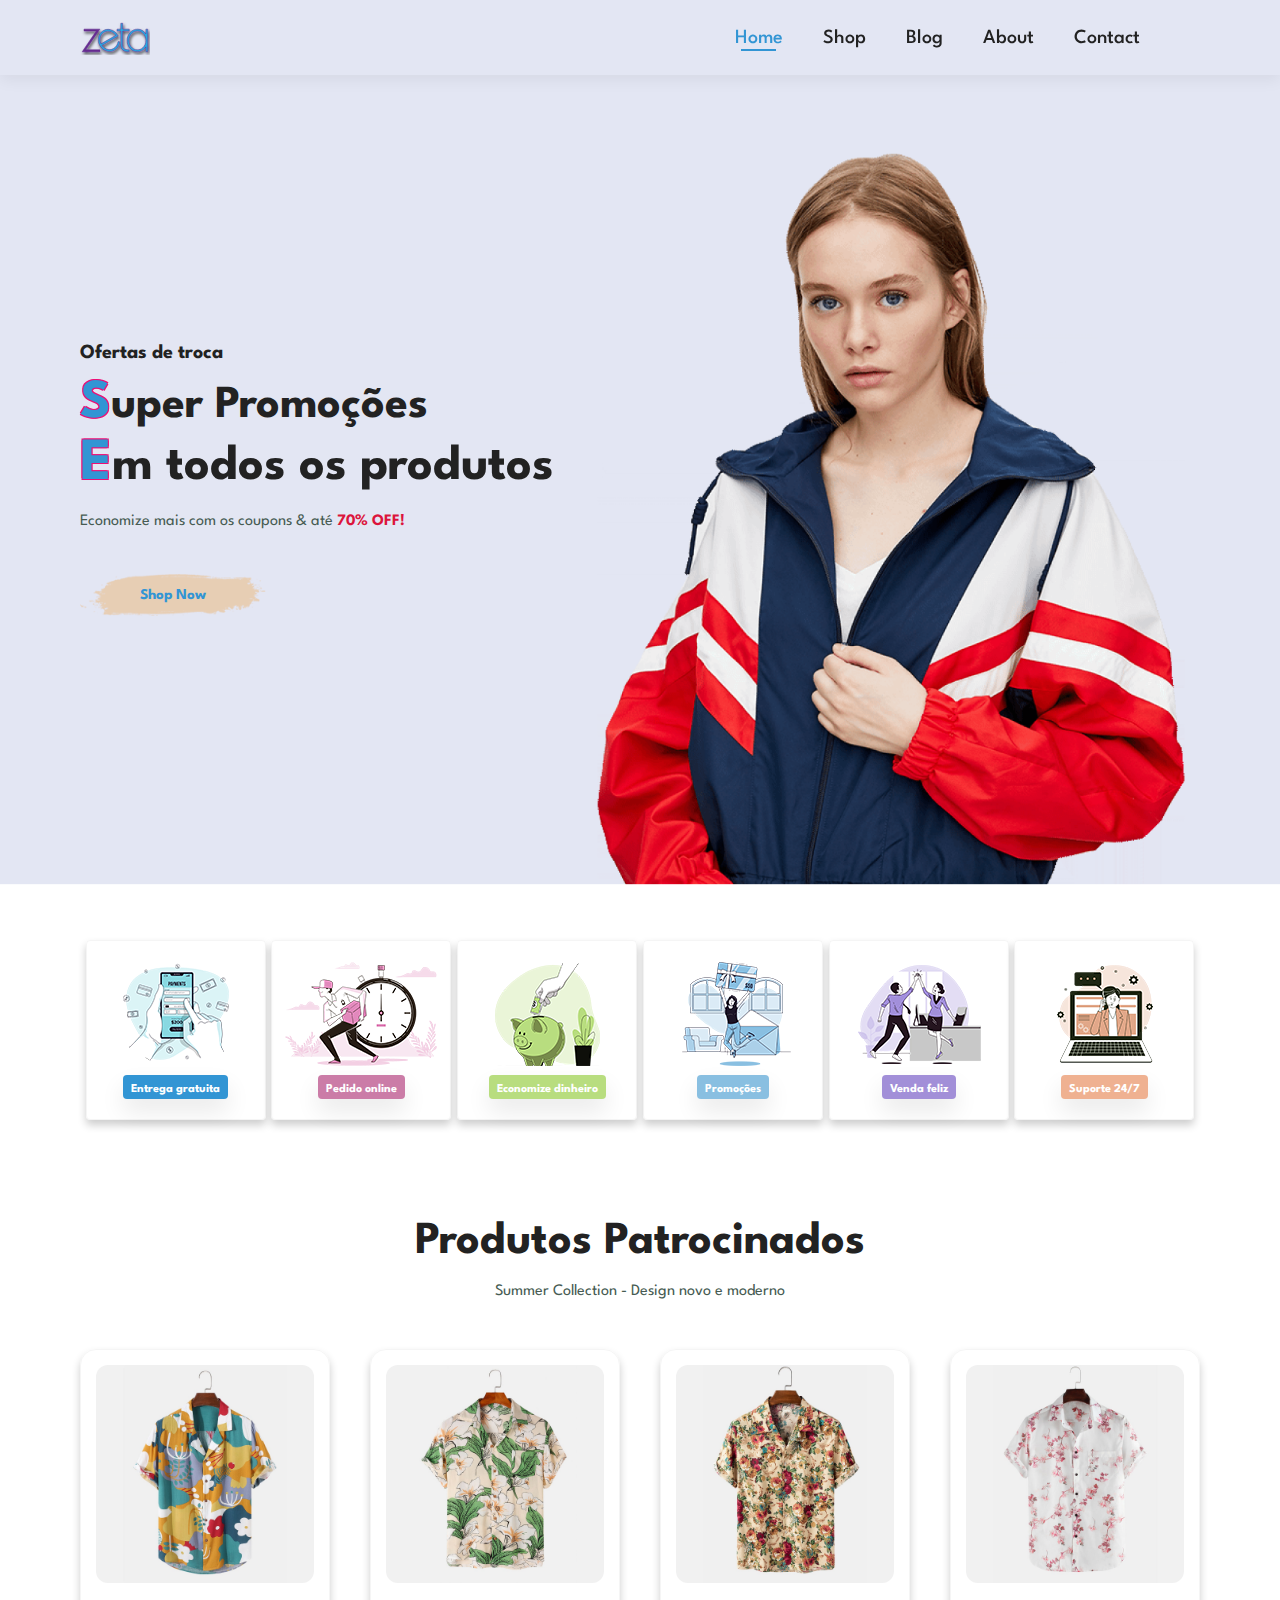
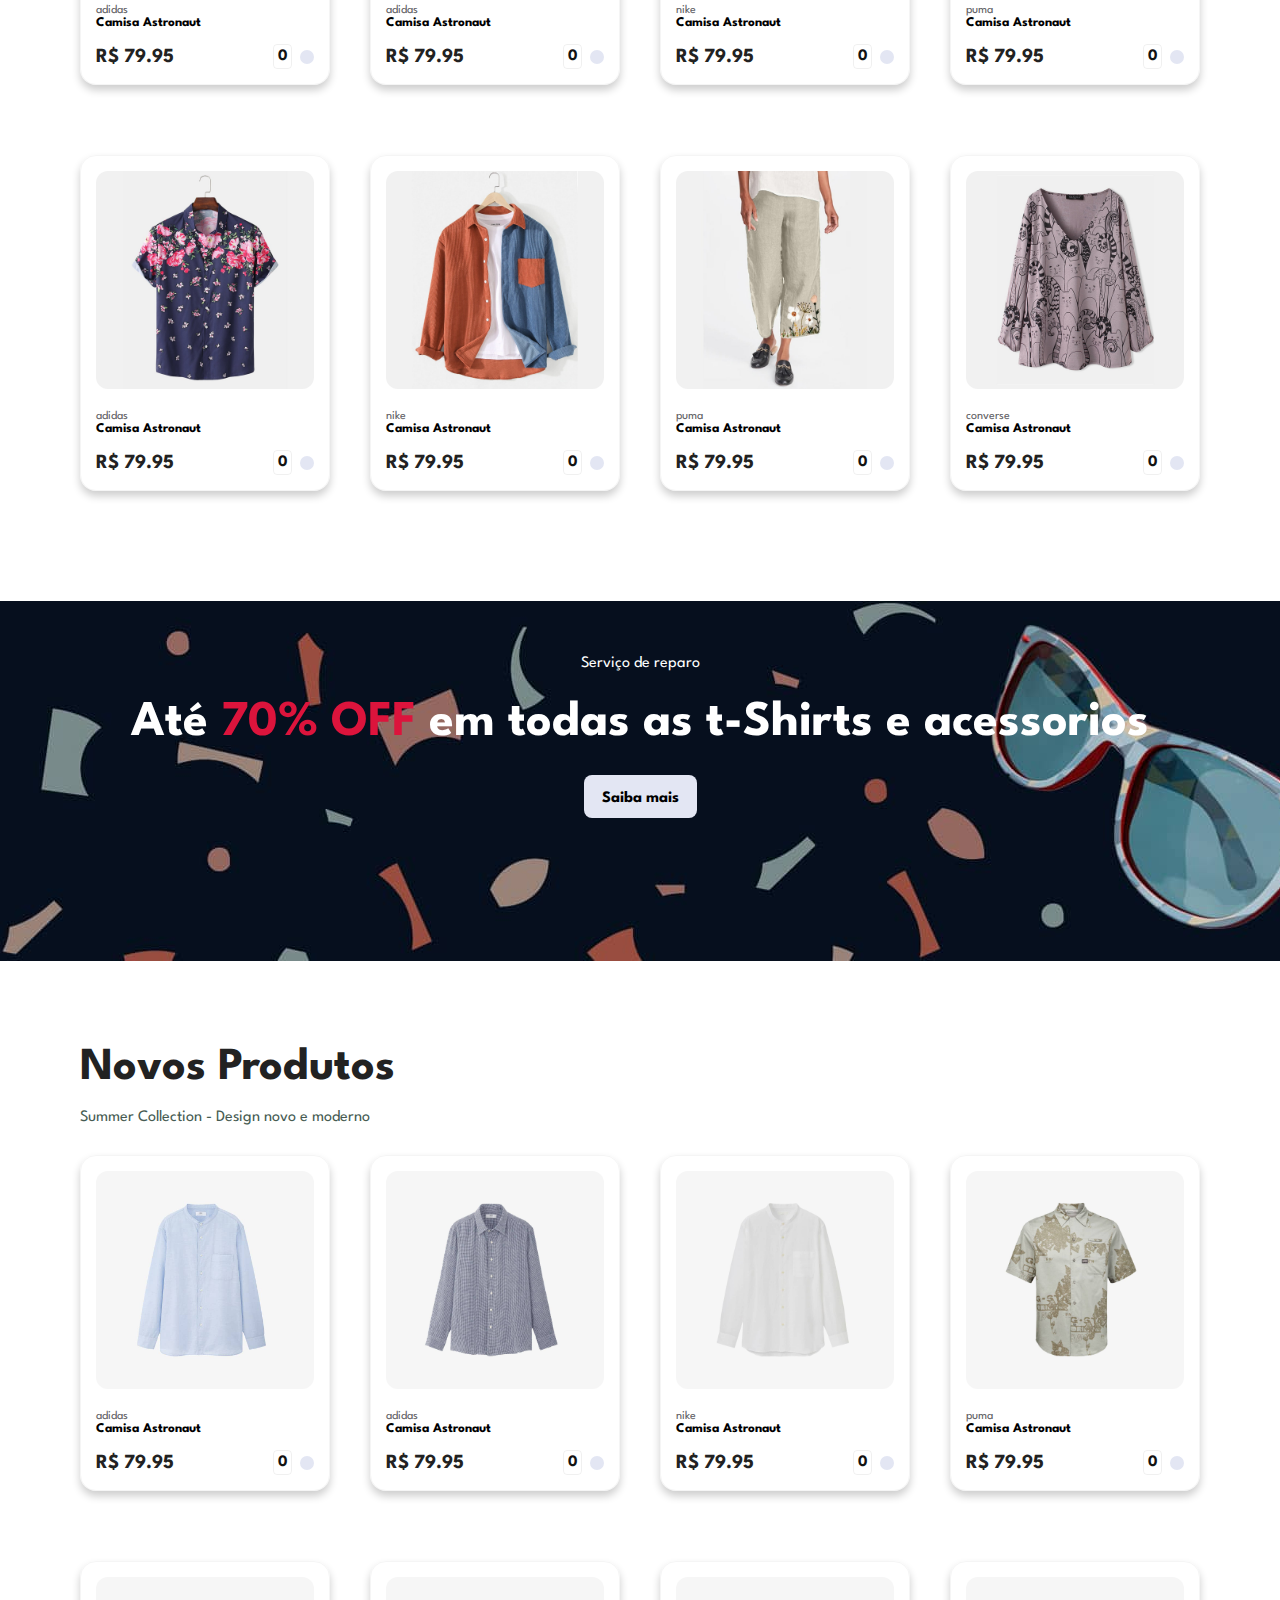
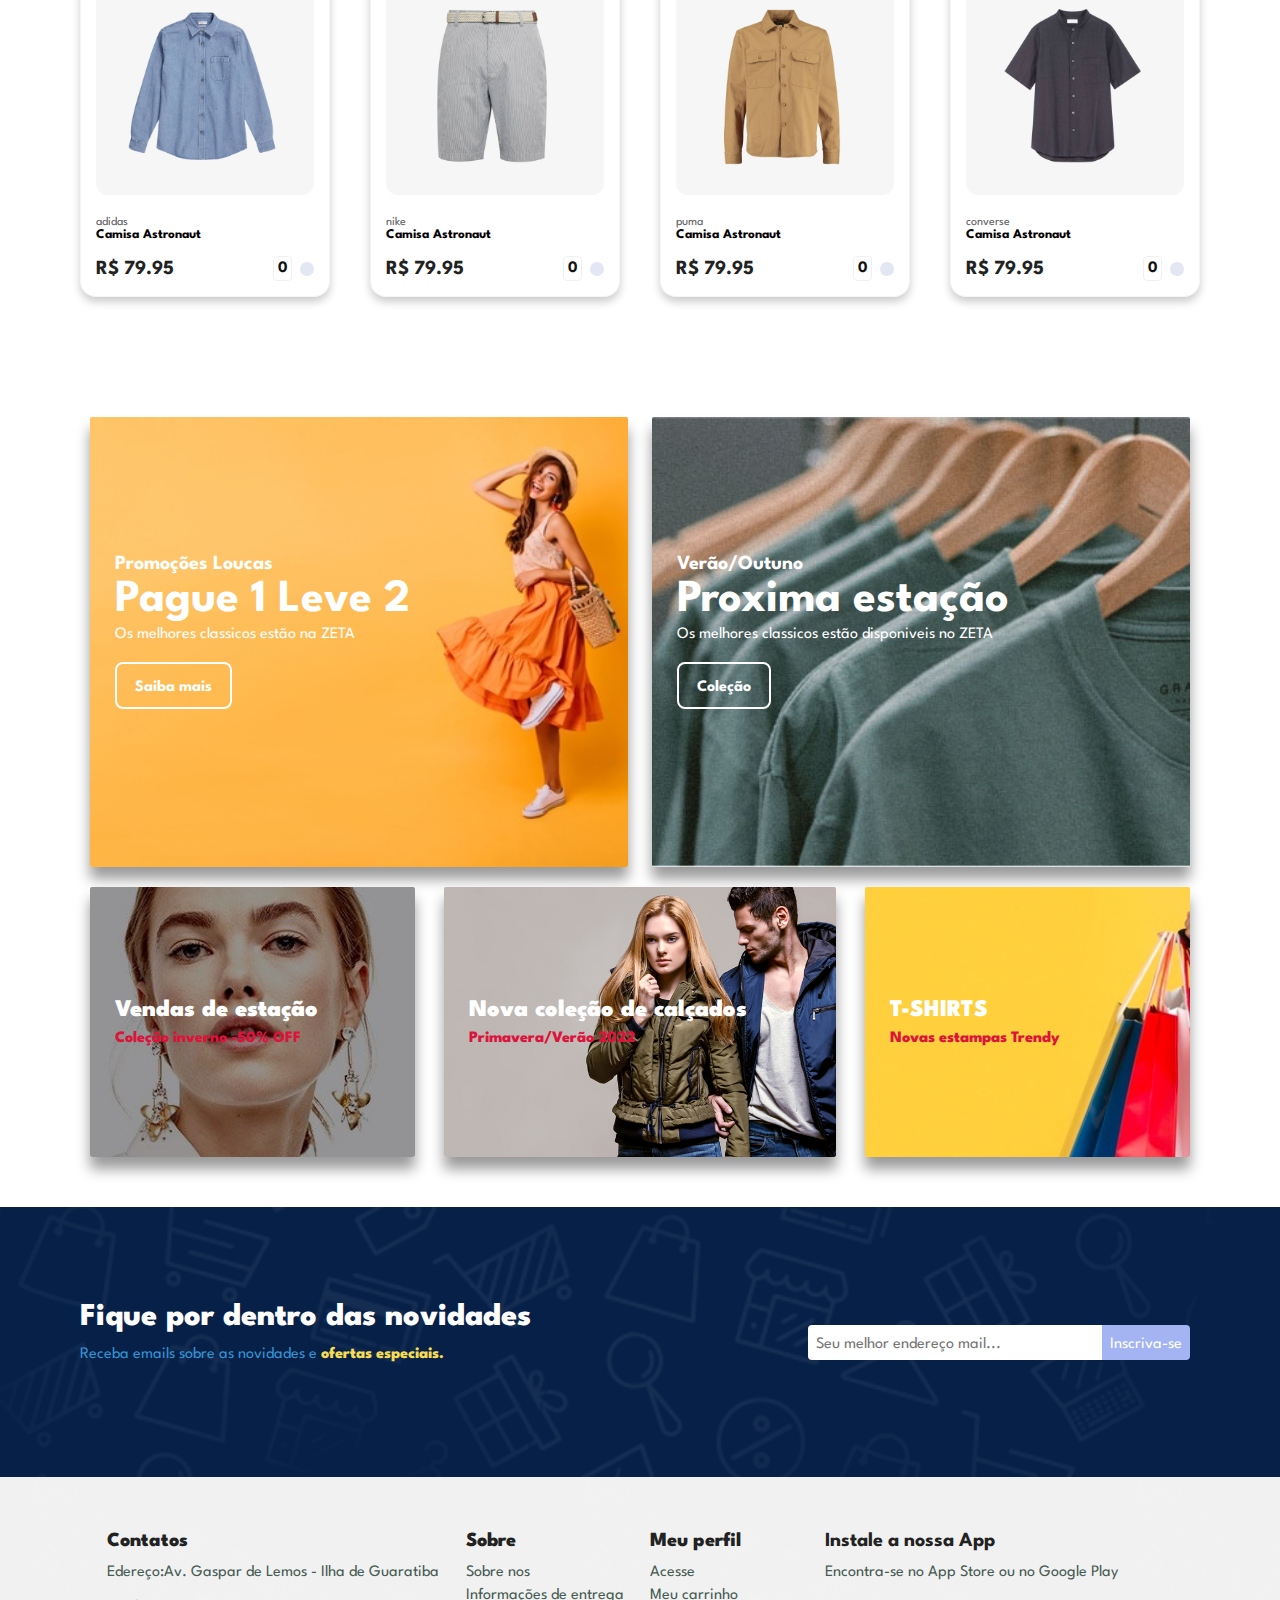
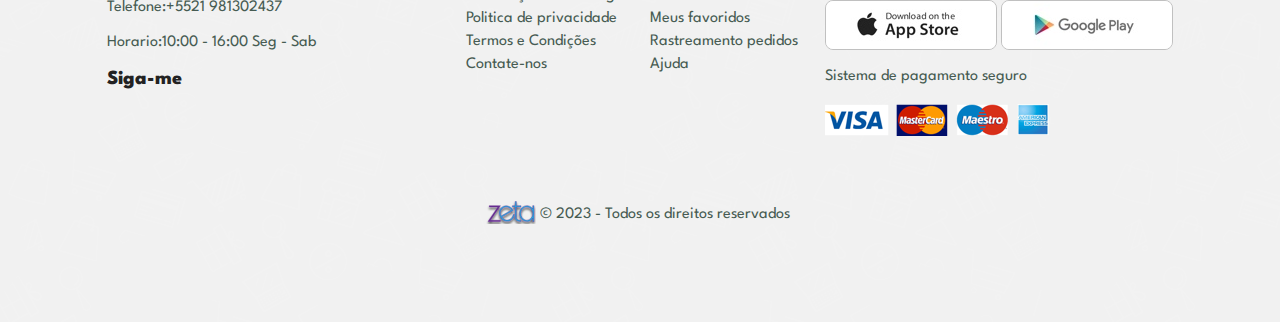
<file: index.html>
<!DOCTYPE html>
<html lang="en">
   <head>
      <meta charset="UTF-8" />
      <meta http-equiv="X-UA-Compatible" content="IE=edge" />
      <meta name="viewport" content="width=device-width, initial-scale=1.0" />
      <link
         rel="shortcut icon"
         href="assets/img/favicon.ico"
         type="image/x-icon"
      />
      <title>zFashion - home</title>
      <link
         rel="stylesheet"
         href="https://cdnjs.cloudflare.com/ajax/libs/font-awesome/6.0.0-beta2/css/all.min.css"
         integrity="sha512-YWzhKL2whUzgiheMoBFwW8CKV4qpHQAEuvilg9FAn5VJUDwKZZxkJNuGM4XkWuk94WCrrwslk8yWNGmY1EduTA=="
         crossorigin="anonymous"
         referrerpolicy="no-referrer"
      />
      <link rel="stylesheet" href="src/style.css" />
   </head>
   <body>
      <nav id="header">
         <a href="#"><div class="logo"></div></a>
         <div>
            <ul id="navbar">
               <li><a class="active" href="index.html">Home</a></li>
               <li><a href="shop.html">Shop</a></li>
               <li><a href="blog.html">Blog</a></li>
               <li><a href="about.html">About</a></li>
               <li><a href="contact.html">Contact</a></li>
               <li id="lg-bag">
                  <a href="cart.html"
                     ><i class="fa-solid fa-bag-shopping"></i
                  ></a>
                  <div id="cartAmount" class="cartAmount shown">0</div>
               </li>
               <a href="#" id="close"><i class="fas fa-times"></i></a>
            </ul>
         </div>
         <div id="mobile">
            <div class="mobileCartAmount">
               <a href="cart.html"><i class="fa-solid fa-bag-shopping"></i></a>
               <div id="mobileCartAmount" class="cartAmount shown">0</div>
            </div>
            <i id="bar" class="fas fa-outdent"></i>
         </div>
      </nav>
      <section id="hero">
         <h4>Ofertas de troca</h4>
         <h2>Super Promoções</h2>
         <h1>Em todos os produtos</h1>
         <p>Economize mais com os coupons & até <span>70% OFF!</span></p>
         <button>Shop Now</button>
      </section>
      <section id="feature" class="section-p1">
         <div class="fe-box">
            <img src="assets/img/features/f1.png" alt="free shipping" />
            <h6>Entrega gratuita</h6>
         </div>
         <div class="fe-box">
            <img src="assets/img/features/f2.png" alt="free shipping" />
            <h6>Pedido online</h6>
         </div>
         <div class="fe-box">
            <img src="assets/img/features/f3.png" alt="free shipping" />
            <h6>Economize dinheiro</h6>
         </div>
         <div class="fe-box">
            <img src="assets/img/features/f4.png" alt="free shipping" />
            <h6>Promoções</h6>
         </div>
         <div class="fe-box">
            <img src="assets/img/features/f5.png" alt="free shipping" />
            <h6>Venda feliz</h6>
         </div>
         <div class="fe-box">
            <img src="assets/img/features/f6.png" alt="free shipping" />
            <h6>Suporte 24/7</h6>
         </div>
      </section>
      <section id="product1" class="section-p1">
         <h2>Produtos Patrocinados</h2>
         <p>Summer Collection - Design novo e moderno</p>
         <div id="produtos-destaque" class="pro-container"></div>
      </section>
      <section id="banner" class="section-m1">
         <div class="banner">
            <p>Serviço de reparo</p>
            <h1>Até <span>70% OFF</span> em todas as t-Shirts e acessorios</h1>
            <button>Saiba mais</button>
         </div>
      </section>
      <section id="product2" class="section-p1">
         <h2>Novos Produtos</h2>
         <p>Summer Collection - Design novo e moderno</p>
         <div id="produtos-novos" class="pro-container"></div>
      </section>
      <section id="sm-banner" class="section-p1">
         <div class="banner-box">
            <h4>Promoções Loucas</h4>
            <h2>Pague 1 Leve 2</h2>
            <span>Os melhores classicos estão na ZETA</span>
            <button>Saiba mais</button>
         </div>
         <div class="banner-box">
            <h4>Verão/Outuno</h4>
            <h2>Proxima estação</h2>
            <span>Os melhores classicos estão disponiveis no ZETA</span>
            <button>Coleção</button>
         </div>
         <div class="banner-box">
            <h3>Vendas de estação</h3>
            <span>Coleção inverno -50% OFF</span>
         </div>
         <div class="banner-box">
            <h3>Nova coleção de calçados</h3>
            <span>Primavera/Verão 2022</span>
         </div>
         <div class="banner-box">
            <h3>T-SHIRTS</h3>
            <span>Novas estampas Trendy</span>
         </div>
      </section>
      <section id="newsletter">
         <div class="newsletter-container">
            <div>
               <h3>Fique por dentro das novidades</h3>
               <p>
                  Receba emails sobre as novidades e
                  <span>ofertas especiais.</span>
               </p>
            </div>
            <div class="form">
               <input
                  type="email"
                  name="email"
                  id="newsletter_mail"
                  placeholder="Seu melhor endereço mail..."
                  autocomplete="off"
               />
               <button>Inscriva-se</button>
            </div>
         </div>
      </section>
      <section id="footer" class="section-p1">
         <div class="footer_container">
            <div class="contact">
               <h4>Contatos</h4>
               <p>
                  <span>Edereço:</span>Av. Gaspar de Lemos - Ilha de Guaratiba
               </p>
               <p><span>Telefone:</span>+5521 981302437</p>
               <p><span>Horario:</span>10:00 - 16:00 Seg - Sab</p>
               <h4>Siga-me</h4>
               <ul class="social_footer">
                  <li>
                     <a href=""><i class="fa-brands fa-instagram"></i></a>
                  </li>
                  <li>
                     <a href=""><i class="fa-brands fa-github"></i></a>
                  </li>
                  <li>
                     <a href=""><i class="fa-brands fa-facebook"></i></a>
                  </li>
                  <li>
                     <a href=""><i class="fa-brands fa-linkedin"></i></a>
                  </li>
                  <li>
                     <a href=""><i class="fa-brands fa-youtube"></i></a>
                  </li>
               </ul>
            </div>
            <div class="links">
               <h4>Sobre</h4>
               <ul>
                  <li><a href="#">Sobre nos</a></li>
                  <li><a href="#">Informações de entrega</a></li>
                  <li><a href="#">Politica de privacidade</a></li>
                  <li><a href="#">Termos e Condições</a></li>
                  <li><a href="#">Contate-nos</a></li>
               </ul>
            </div>
            <div class="links">
               <h4>Meu perfil</h4>
               <ul>
                  <li><a href="#">Acesse</a></li>
                  <li><a href="#">Meu carrinho</a></li>
                  <li><a href="#">Meus favoridos</a></li>
                  <li><a href="#">Rastreamento pedidos</a></li>
                  <li><a href="#">Ajuda</a></li>
               </ul>
            </div>
            <div class="install">
               <h4>Instale a nossa App</h4>
               <p>Encontra-se no App Store ou no Google Play</p>
               <div class="stores">
                  <img src="assets/img/pay/app.jpg" alt="apple store" />
                  <img src="assets/img/pay/play.jpg" alt="google play" />
               </div>
               <p>Sistema de pagamento seguro</p>
               <img src="assets/img/pay/pay.png" alt="card options" />
            </div>
         </div>
         <div class="copyrights section-p1">
            <img src="assets/img/logo.svg" alt="logo" />
            <p>&copy; 2023 - Todos os direitos reservados</p>
         </div>
      </section>
   </body>
   <script src="src/data.js"></script>
   <script src="src/script.js"></script>
</html>
</file>
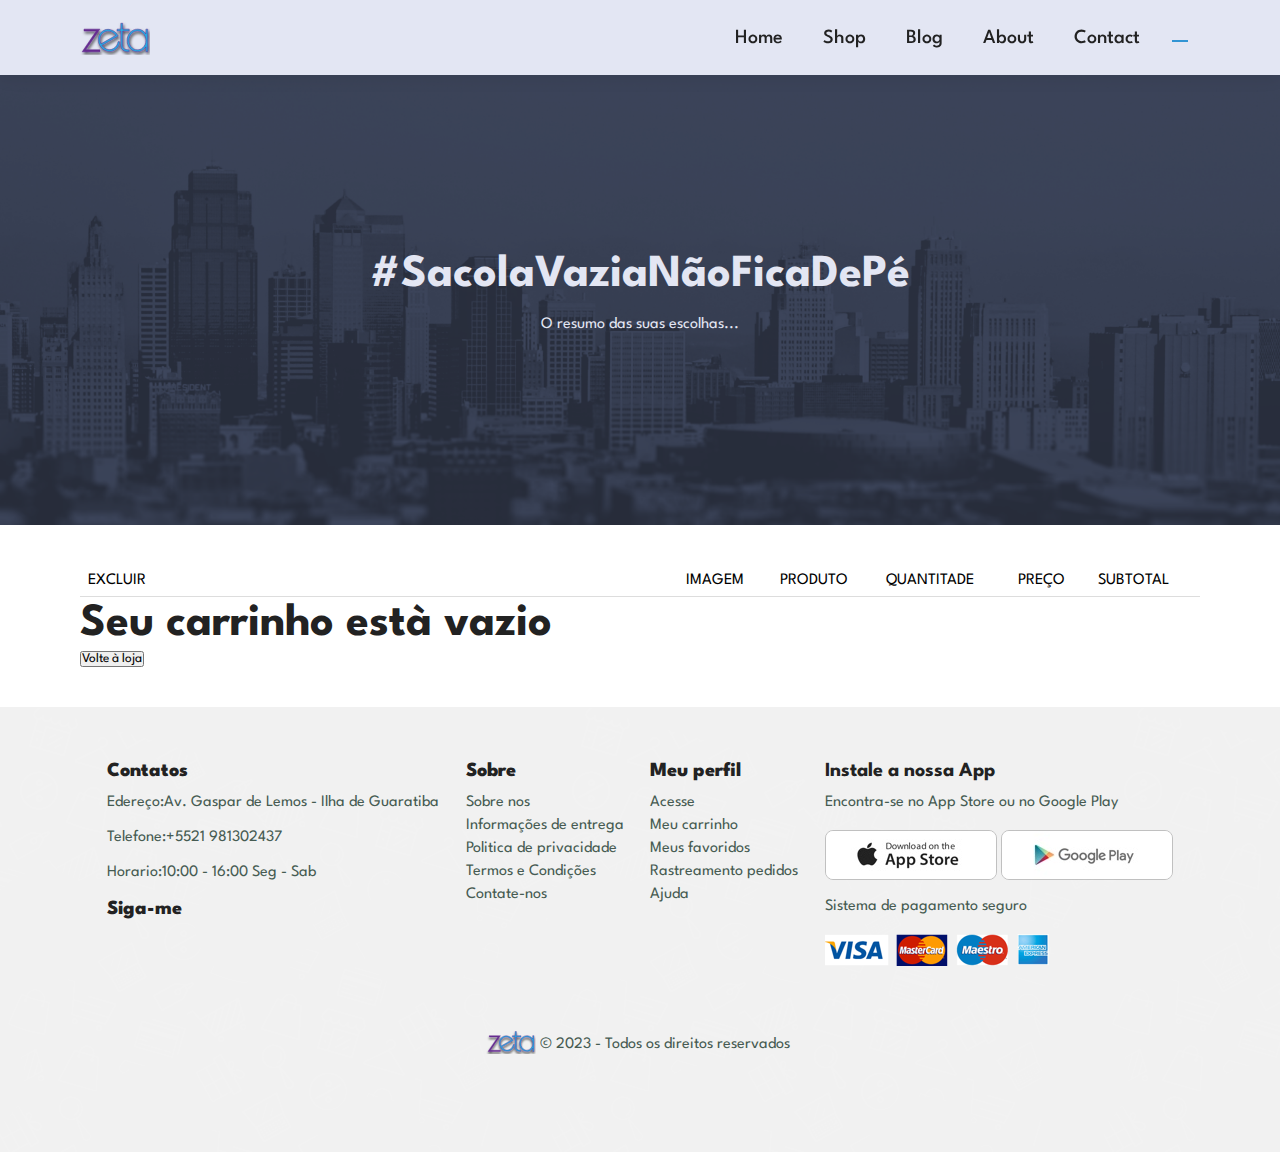
<file: cart.html>
<!DOCTYPE html>
<html lang="en">
   <head>
      <meta charset="UTF-8" />
      <meta http-equiv="X-UA-Compatible" content="IE=edge" />
      <meta name="viewport" content="width=device-width, initial-scale=1.0" />
      <link
         rel="shortcut icon"
         href="assets/img/favicon.ico"
         type="image/x-icon"
      />
      <title>zFashion - cart</title>
      <link
         rel="stylesheet"
         href="https://cdnjs.cloudflare.com/ajax/libs/font-awesome/6.0.0-beta2/css/all.min.css"
         integrity="sha512-YWzhKL2whUzgiheMoBFwW8CKV4qpHQAEuvilg9FAn5VJUDwKZZxkJNuGM4XkWuk94WCrrwslk8yWNGmY1EduTA=="
         crossorigin="anonymous"
         referrerpolicy="no-referrer"
      />
      <link rel="stylesheet" href="src/style.css" />
   </head>
   <body>
      <nav id="header">
         <a href="index.html"><div class="logo"></div></a>
         <div>
            <ul id="navbar">
               <li><a href="index.html">Home</a></li>
               <li><a href="shop.html">Shop</a></li>
               <li><a href="blog.html">Blog</a></li>
               <li><a href="about.html">About</a></li>
               <li><a href="contact.html">Contact</a></li>
               <li id="lg-bag">
                  <a class="active" href="cart.html"
                     ><i class="fa-solid fa-bag-shopping"></i
                  ></a>
                  <div id="cartAmount" class="cartAmount shown">0</div>
               </li>
               <a href="#" id="close"><i class="fas fa-times"></i></a>
            </ul>
         </div>
         <div id="mobile">
            <div class="mobileCartAmount">
               <a href="cart.html"><i class="fa-solid fa-bag-shopping"></i></a>
               <div id="mobileCartAmount" class="cartAmount shown">0</div>
            </div>
            <i id="bar" class="fas fa-outdent"></i>
         </div>
      </nav>

      <section id="hero-cart">
         <h2>#SacolaVaziaNãoFicaDePé</h2>
         <p>O resumo das suas escolhas...</p>
      </section>

      <section id="cart" class="section-p1">
         <table width="100%">
            <thead>
               <tr>
                  <td>EXCLUIR</td>
                  <td>IMAGEM</td>
                  <td>PRODUTO</td>
                  <td>QUANTITADE</td>
                  <td>PREÇO</td>
                  <td>SUBTOTAL</td>
               </tr>
            </thead>
            <tbody id="table"></tbody>
            <tfoot id="tableFooter"></tfoot>
         </table>
      </section>
      <div id="resume" class="resume"></div>
      <section id="footer" class="section-p1">
         <div class="footer_container">
            <div class="contact">
               <h4>Contatos</h4>
               <p>
                  <span>Edereço:</span>Av. Gaspar de Lemos - Ilha de Guaratiba
               </p>
               <p><span>Telefone:</span>+5521 981302437</p>
               <p><span>Horario:</span>10:00 - 16:00 Seg - Sab</p>
               <h4>Siga-me</h4>
               <ul class="social_footer">
                  <li>
                     <a href=""><i class="fa-brands fa-instagram"></i></a>
                  </li>
                  <li>
                     <a href=""><i class="fa-brands fa-github"></i></a>
                  </li>
                  <li>
                     <a href=""><i class="fa-brands fa-facebook"></i></a>
                  </li>
                  <li>
                     <a href=""><i class="fa-brands fa-linkedin"></i></a>
                  </li>
                  <li>
                     <a href=""><i class="fa-brands fa-youtube"></i></a>
                  </li>
               </ul>
            </div>
            <div class="links">
               <h4>Sobre</h4>
               <ul>
                  <li><a href="#">Sobre nos</a></li>
                  <li><a href="#">Informações de entrega</a></li>
                  <li><a href="#">Politica de privacidade</a></li>
                  <li><a href="#">Termos e Condições</a></li>
                  <li><a href="#">Contate-nos</a></li>
               </ul>
            </div>
            <div class="links">
               <h4>Meu perfil</h4>
               <ul>
                  <li><a href="#">Acesse</a></li>
                  <li><a href="#">Meu carrinho</a></li>
                  <li><a href="#">Meus favoridos</a></li>
                  <li><a href="#">Rastreamento pedidos</a></li>
                  <li><a href="#">Ajuda</a></li>
               </ul>
            </div>
            <div class="install">
               <h4>Instale a nossa App</h4>
               <p>Encontra-se no App Store ou no Google Play</p>
               <div class="stores">
                  <img src="assets/img/pay/app.jpg" alt="apple store" />
                  <img src="assets/img/pay/play.jpg" alt="google play" />
               </div>
               <p>Sistema de pagamento seguro</p>
               <img src="assets/img/pay/pay.png" alt="card options" />
            </div>
         </div>
         <div class="copyrights section-p1">
            <img src="assets/img/logo.svg" alt="logo" />
            <p>&copy; 2023 - Todos os direitos reservados</p>
         </div>
      </section>
   </body>
   <script src="src/data.js"></script>
   <script src="src/cart.js"></script>
</html>
</file>
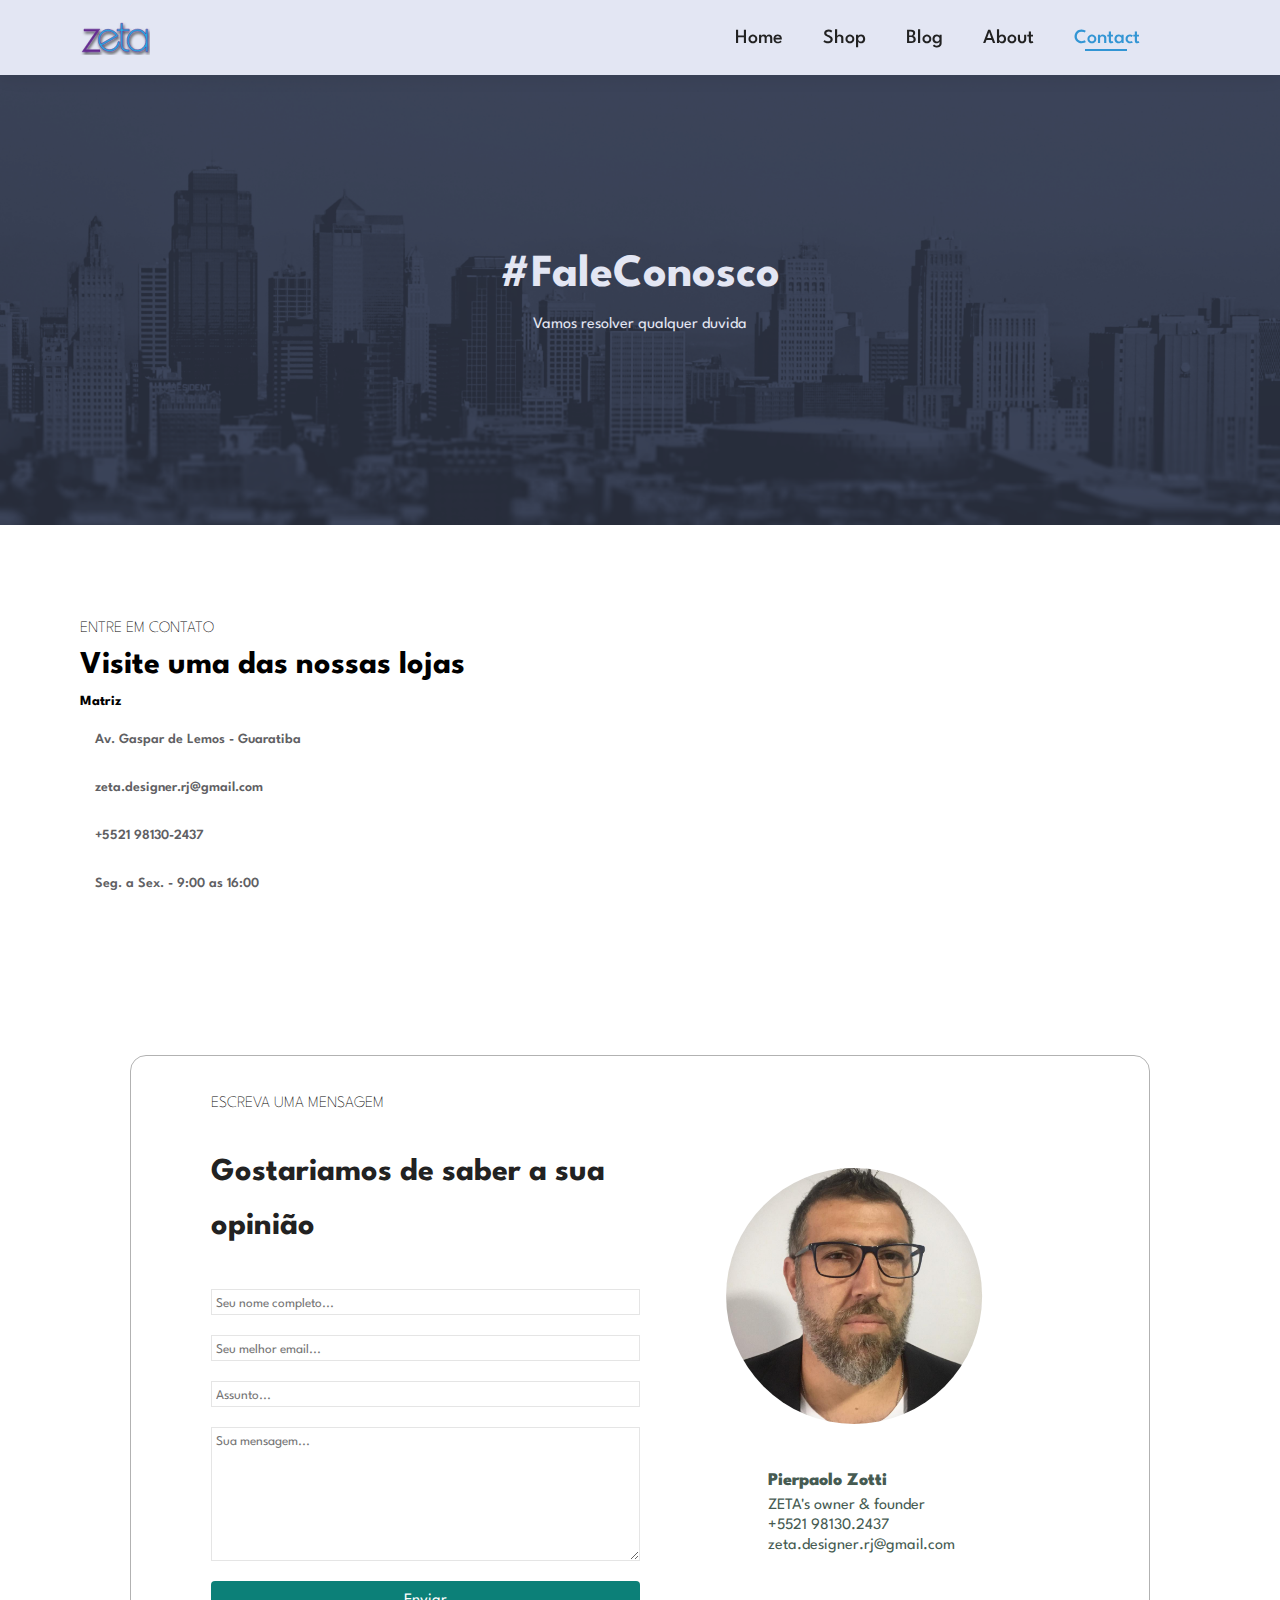
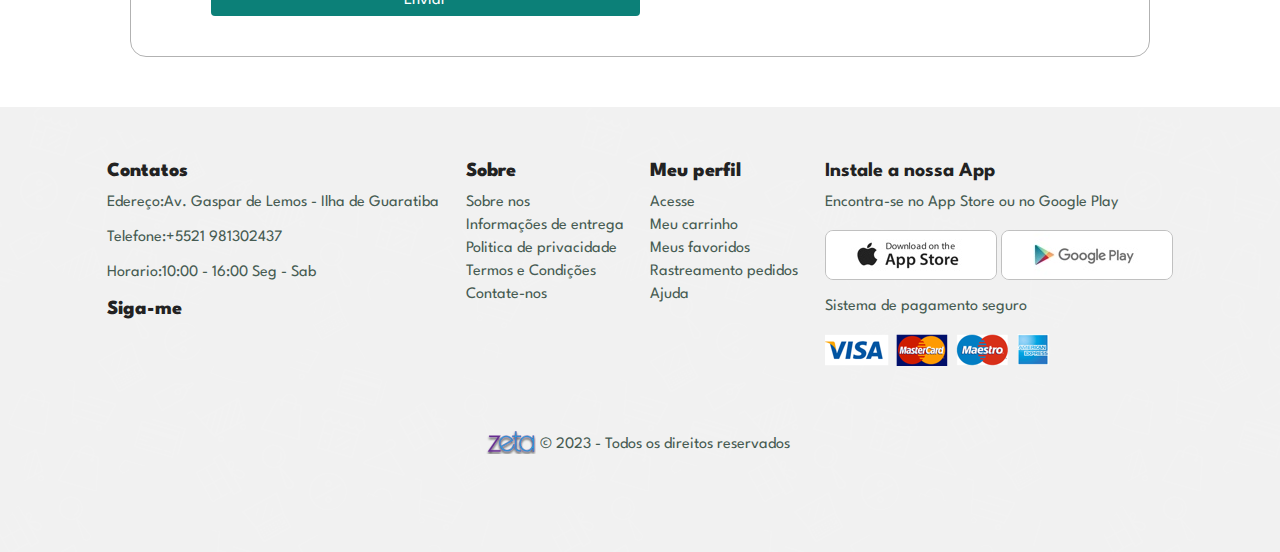
<file: contact.html>
<!DOCTYPE html>
<html lang="en">
   <head>
      <meta charset="UTF-8" />
      <meta http-equiv="X-UA-Compatible" content="IE=edge" />
      <meta name="viewport" content="width=device-width, initial-scale=1.0" />
      <link
         rel="shortcut icon"
         href="assets/img/favicon.ico"
         type="image/x-icon"
      />
      <title>zFashion - contact</title>
      <link
         rel="stylesheet"
         href="https://cdnjs.cloudflare.com/ajax/libs/font-awesome/6.0.0-beta2/css/all.min.css"
         integrity="sha512-YWzhKL2whUzgiheMoBFwW8CKV4qpHQAEuvilg9FAn5VJUDwKZZxkJNuGM4XkWuk94WCrrwslk8yWNGmY1EduTA=="
         crossorigin="anonymous"
         referrerpolicy="no-referrer"
      />
      <link rel="stylesheet" href="src/style.css" />
   </head>
   <body>
      <nav id="header">
         <a href="#"><div class="logo"></div></a>
         <div>
            <ul id="navbar">
               <li><a href="index.html">Home</a></li>
               <li><a href="shop.html">Shop</a></li>
               <li><a href="blog.html">Blog</a></li>
               <li><a href="about.html">About</a></li>
               <li><a class="active" href="contact.html">Contact</a></li>
               <li id="lg-bag">
                  <a href="cart.html"
                     ><i class="fa-solid fa-bag-shopping"></i
                  ></a>
               </li>
               <a href="#" id="close"><i class="fas fa-times"></i></a>
            </ul>
         </div>
         <div id="mobile">
            <a href="cart.html"><i class="fa-solid fa-bag-shopping"></i></a>
            <i id="bar" class="fas fa-outdent"></i>
         </div>
      </nav>

      <section id="hero-contact">
         <h2>#FaleConosco</h2>
         <p>Vamos resolver qualquer duvida</p>
      </section>

      <section id="contact" class="section-p1">
         <div class="contact-info">
            <h6>ENTRE EM CONTATO</h6>
            <h3>Visite uma das nossas lojas</h3>
            <h5>Matriz</h5>
            <div class="info">
               <i class="fas fa-map"> </i>
               <p>Av. Gaspar de Lemos - Guaratiba</p>
            </div>
            <div class="info">
               <i class="fas fa-envelope"></i>
               <p>zeta.designer.rj@gmail.com</p>
            </div>
            <div class="info">
               <i class="fas fa-phone"></i>
               <p>+5521 98130-2437</p>
            </div>
            <div class="info">
               <i class="fas fa-clock"></i>
               <p>Seg. a Sex. - 9:00 as 16:00</p>
            </div>
         </div>
         <div class="contact-map">
            <iframe
               src="https://www.google.com/maps/embed?pb=!1m18!1m12!1m3!1d3672.3905722731097!2d-43.54208958536967!3d-23.009427347325442!2m3!1f0!2f0!3f0!3m2!1i1024!2i768!4f13.1!3m3!1m2!1s0x9be895a436c133%3A0xeed9165ed06c23cd!2sIlha%20Guaratiba!5e0!3m2!1sen!2sbr!4v1680521327290!5m2!1sen!2sbr"
               style="border: 0"
               allowfullscreen=""
               loading="lazy"
               referrerpolicy="no-referrer-when-downgrade"
            ></iframe>
         </div>
      </section>

      <section id="form-details" class="section-p1">
         <form action="" autocomplete="off">
            <span>ESCREVA UMA MENSAGEM</span>
            <h2>Gostariamos de saber a sua opinião</h2>
            <input
               type="text"
               name="name"
               id="name"
               placeholder="Seu nome completo..."
            />
            <input
               type="text"
               name="email"
               id="email"
               placeholder="Seu melhor email..."
            />
            <input
               type="text"
               name="subject"
               id="subject"
               placeholder="Assunto..."
            />
            <textarea
               name="message"
               id="message"
               cols="30"
               rows="10"
               placeholder="Sua mensagem..."
            ></textarea>
            <button class="normal">Enviar</button>
         </form>
         <div class="people">
            <div class="person">
               <img src="assets/img/people/paolo.jpg" alt="mine photo" />
               <p>
                  <span>Pierpaolo Zotti</span>ZETA's owner & founder <br />
                  +5521 98130.2437<br />zeta.designer.rj@gmail.com
               </p>
            </div>
         </div>
      </section>
      <section id="footer" class="section-p1">
         <div class="footer_container">
            <div class="contact">
               <h4>Contatos</h4>
               <p>
                  <span>Edereço:</span>Av. Gaspar de Lemos - Ilha de Guaratiba
               </p>
               <p><span>Telefone:</span>+5521 981302437</p>
               <p><span>Horario:</span>10:00 - 16:00 Seg - Sab</p>
               <h4>Siga-me</h4>
               <ul class="social_footer">
                  <li>
                     <a href=""><i class="fa-brands fa-instagram"></i></a>
                  </li>
                  <li>
                     <a href=""><i class="fa-brands fa-github"></i></a>
                  </li>
                  <li>
                     <a href=""><i class="fa-brands fa-facebook"></i></a>
                  </li>
                  <li>
                     <a href=""><i class="fa-brands fa-linkedin"></i></a>
                  </li>
                  <li>
                     <a href=""><i class="fa-brands fa-youtube"></i></a>
                  </li>
               </ul>
            </div>
            <div class="links">
               <h4>Sobre</h4>
               <ul>
                  <li><a href="#">Sobre nos</a></li>
                  <li><a href="#">Informações de entrega</a></li>
                  <li><a href="#">Politica de privacidade</a></li>
                  <li><a href="#">Termos e Condições</a></li>
                  <li><a href="#">Contate-nos</a></li>
               </ul>
            </div>
            <div class="links">
               <h4>Meu perfil</h4>
               <ul>
                  <li><a href="#">Acesse</a></li>
                  <li><a href="#">Meu carrinho</a></li>
                  <li><a href="#">Meus favoridos</a></li>
                  <li><a href="#">Rastreamento pedidos</a></li>
                  <li><a href="#">Ajuda</a></li>
               </ul>
            </div>
            <div class="install">
               <h4>Instale a nossa App</h4>
               <p>Encontra-se no App Store ou no Google Play</p>
               <div class="stores">
                  <img src="assets/img/pay/app.jpg" alt="apple store" />
                  <img src="assets/img/pay/play.jpg" alt="google play" />
               </div>
               <p>Sistema de pagamento seguro</p>
               <img src="assets/img/pay/pay.png" alt="card options" />
            </div>
         </div>
         <div class="copyrights section-p1">
            <img src="assets/img/logo.svg" alt="logo" />
            <p>&copy; 2023 - Todos os direitos reservados</p>
         </div>
      </section>

      <script src="src/script.js"></script>
   </body>
</html>
</file>
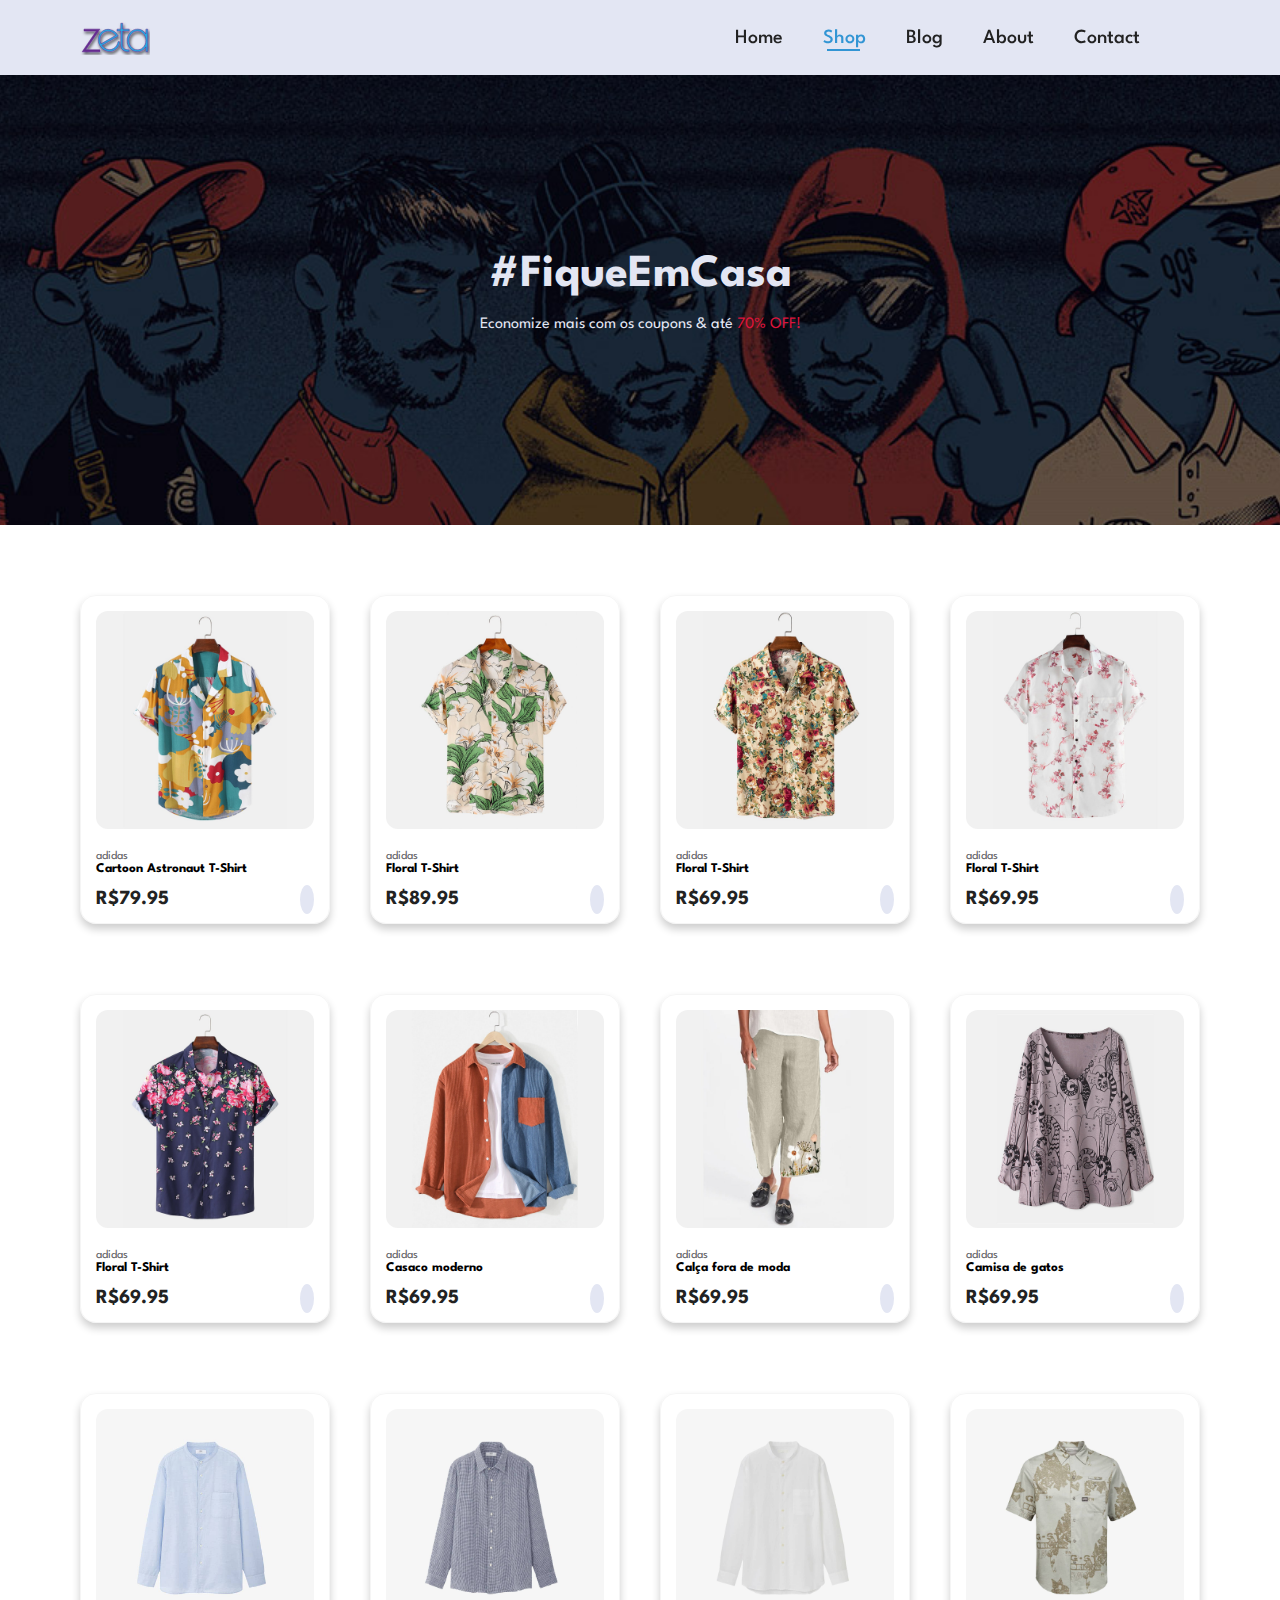
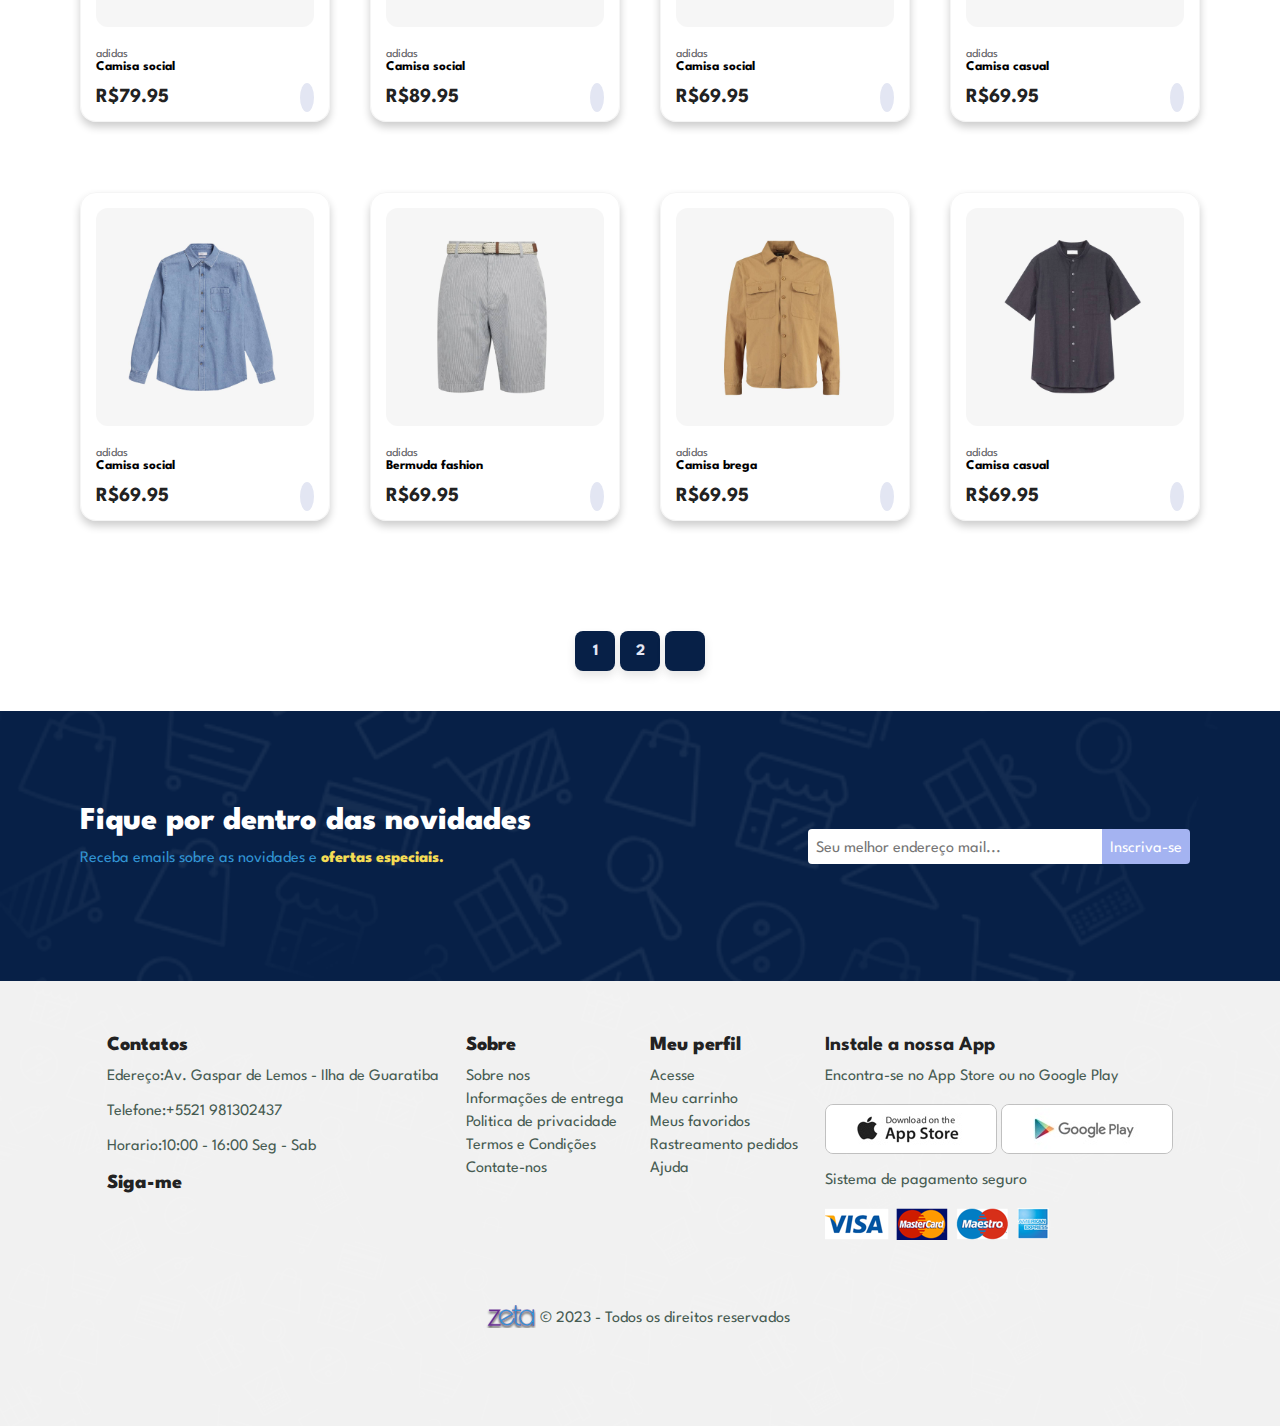
<file: shop.html>
<!DOCTYPE html>
<html lang="en">
   <head>
      <meta charset="UTF-8" />
      <meta http-equiv="X-UA-Compatible" content="IE=edge" />
      <meta name="viewport" content="width=device-width, initial-scale=1.0" />
      <link
         rel="shortcut icon"
         href="assets/img/favicon.ico"
         type="image/x-icon"
      />
      <title>zFashion - shop</title>
      <link
         rel="stylesheet"
         href="https://cdnjs.cloudflare.com/ajax/libs/font-awesome/6.0.0-beta2/css/all.min.css"
         integrity="sha512-YWzhKL2whUzgiheMoBFwW8CKV4qpHQAEuvilg9FAn5VJUDwKZZxkJNuGM4XkWuk94WCrrwslk8yWNGmY1EduTA=="
         crossorigin="anonymous"
         referrerpolicy="no-referrer"
      />
      <link rel="stylesheet" href="src/style.css" />
   </head>
   <body>
      <nav id="header">
         <a href="#"><div class="logo"></div></a>
         <div>
            <ul id="navbar">
               <li><a href="index.html">Home</a></li>
               <li><a class="active" href="shop.html">Shop</a></li>
               <li><a href="blog.html">Blog</a></li>
               <li><a href="about.html">About</a></li>
               <li><a href="contact.html">Contact</a></li>
               <li id="lg-bag">
                  <a href="cart.html"
                     ><i class="fa-solid fa-bag-shopping"></i
                  ></a>
               </li>
               <a href="#" id="close"><i class="fas fa-times"></i></a>
            </ul>
         </div>
         <div id="mobile">
            <a href="cart.html"><i class="fa-solid fa-bag-shopping"></i></a>
            <i id="bar" class="fas fa-outdent"></i>
         </div>
      </nav>

      <section id="hero-shop">
         <h2>#FiqueEmCasa</h2>
         <p>Economize mais com os coupons & até <span>70% OFF!</span></p>
      </section>

      <section id="product1" class="section-p1">
         <div class="pro-container">
            <div
               class="pro"
               onclick="window.location.href='single-product.html'"
            >
               <img src="assets/img/products/f1.jpg" alt="produto" />
               <div class="description">
                  <span>adidas</span>
                  <h5>Cartoon Astronaut T-Shirt</h5>
                  <div class="star">
                     <i class="fas fa-star"></i>
                     <i class="fas fa-star"></i>
                     <i class="fas fa-star"></i>
                     <i class="fas fa-star"></i>
                     <i class="fas fa-star"></i>
                  </div>
                  <div class="buy">
                     <h4>R$79.95</h4>
                     <a href="#"><i class="fas fa-cart-plus"></i></a>
                  </div>
               </div>
            </div>
            <div class="pro">
               <img src="assets/img/products/f2.jpg" alt="produto" />
               <div class="description">
                  <span>adidas</span>
                  <h5>Floral T-Shirt</h5>
                  <div class="star">
                     <i class="fas fa-star"></i>
                     <i class="fas fa-star"></i>
                     <i class="fas fa-star"></i>
                     <i class="fas fa-star"></i>
                     <i class="fas fa-star"></i>
                  </div>
                  <div class="buy">
                     <h4>R$89.95</h4>
                     <a href="#"><i class="fas fa-cart-plus"></i></a>
                  </div>
               </div>
            </div>
            <div class="pro">
               <img src="assets/img/products/f3.jpg" alt="produto" />
               <div class="description">
                  <span>adidas</span>
                  <h5>Floral T-Shirt</h5>
                  <div class="star">
                     <i class="fas fa-star"></i>
                     <i class="fas fa-star"></i>
                     <i class="fas fa-star"></i>
                     <i class="fas fa-star"></i>
                     <i class="fas fa-star"></i>
                  </div>
                  <div class="buy">
                     <h4>R$69.95</h4>
                     <a href="#"><i class="fas fa-cart-plus"></i></a>
                  </div>
               </div>
            </div>
            <div class="pro">
               <img src="assets/img/products/f4.jpg" alt="produto" />
               <div class="description">
                  <span>adidas</span>
                  <h5>Floral T-Shirt</h5>
                  <div class="star">
                     <i class="fas fa-star"></i>
                     <i class="fas fa-star"></i>
                     <i class="fas fa-star"></i>
                     <i class="fas fa-star"></i>
                     <i class="fas fa-star"></i>
                  </div>
                  <div class="buy">
                     <h4>R$69.95</h4>
                     <a href="#"><i class="fas fa-cart-plus"></i></a>
                  </div>
               </div>
            </div>
            <div class="pro">
               <img src="assets/img/products/f5.jpg" alt="produto" />
               <div class="description">
                  <span>adidas</span>
                  <h5>Floral T-Shirt</h5>
                  <div class="star">
                     <i class="fas fa-star"></i>
                     <i class="fas fa-star"></i>
                     <i class="fas fa-star"></i>
                     <i class="fas fa-star"></i>
                     <i class="fas fa-star"></i>
                  </div>
                  <div class="buy">
                     <h4>R$69.95</h4>
                     <a href="#"><i class="fas fa-cart-plus"></i></a>
                  </div>
               </div>
            </div>
            <div class="pro">
               <img src="assets/img/products/f6.jpg" alt="produto" />
               <div class="description">
                  <span>adidas</span>
                  <h5>Casaco moderno</h5>
                  <div class="star">
                     <i class="fas fa-star"></i>
                     <i class="fas fa-star"></i>
                     <i class="fas fa-star"></i>
                     <i class="fas fa-star"></i>
                     <i class="fas fa-star"></i>
                  </div>
                  <div class="buy">
                     <h4>R$69.95</h4>
                     <a href="#"><i class="fas fa-cart-plus"></i></a>
                  </div>
               </div>
            </div>
            <div class="pro">
               <img src="assets/img/products/f7.jpg" alt="produto" />
               <div class="description">
                  <span>adidas</span>
                  <h5>Calça fora de moda</h5>
                  <div class="star">
                     <i class="fas fa-star"></i>
                     <i class="fas fa-star"></i>
                     <i class="fas fa-star"></i>
                     <i class="fas fa-star"></i>
                     <i class="fas fa-star"></i>
                  </div>
                  <div class="buy">
                     <h4>R$69.95</h4>
                     <a href="#"><i class="fas fa-cart-plus"></i></a>
                  </div>
               </div>
            </div>
            <div class="pro">
               <img src="assets/img/products/f8.jpg" alt="produto" />
               <div class="description">
                  <span>adidas</span>
                  <h5>Camisa de gatos</h5>
                  <div class="star">
                     <i class="fas fa-star"></i>
                     <i class="fas fa-star"></i>
                     <i class="fas fa-star"></i>
                     <i class="fas fa-star"></i>
                     <i class="fas fa-star"></i>
                  </div>
                  <div class="buy">
                     <h4>R$69.95</h4>
                     <a href="#"><i class="fas fa-cart-plus"></i></a>
                  </div>
               </div>
            </div>
            <div class="pro">
               <img src="assets/img/products/n1.jpg" alt="produto" />
               <div class="description">
                  <span>adidas</span>
                  <h5>Camisa social</h5>
                  <div class="star">
                     <i class="fas fa-star"></i>
                     <i class="fas fa-star"></i>
                     <i class="fas fa-star"></i>
                     <i class="fas fa-star"></i>
                     <i class="fas fa-star"></i>
                  </div>
                  <div class="buy">
                     <h4>R$79.95</h4>
                     <a href="#"><i class="fas fa-cart-plus"></i></a>
                  </div>
               </div>
            </div>
            <div class="pro">
               <img src="assets/img/products/n2.jpg" alt="produto" />
               <div class="description">
                  <span>adidas</span>
                  <h5>Camisa social</h5>
                  <div class="star">
                     <i class="fas fa-star"></i>
                     <i class="fas fa-star"></i>
                     <i class="fas fa-star"></i>
                     <i class="fas fa-star"></i>
                     <i class="fas fa-star"></i>
                  </div>
                  <div class="buy">
                     <h4>R$89.95</h4>
                     <a href="#"><i class="fas fa-cart-plus"></i></a>
                  </div>
               </div>
            </div>
            <div class="pro">
               <img src="assets/img/products/n3.jpg" alt="produto" />
               <div class="description">
                  <span>adidas</span>
                  <h5>Camisa social</h5>
                  <div class="star">
                     <i class="fas fa-star"></i>
                     <i class="fas fa-star"></i>
                     <i class="fas fa-star"></i>
                     <i class="fas fa-star"></i>
                     <i class="fas fa-star"></i>
                  </div>
                  <div class="buy">
                     <h4>R$69.95</h4>
                     <a href="#"><i class="fas fa-cart-plus"></i></a>
                  </div>
               </div>
            </div>
            <div class="pro">
               <img src="assets/img/products/n4.jpg" alt="produto" />
               <div class="description">
                  <span>adidas</span>
                  <h5>Camisa casual</h5>
                  <div class="star">
                     <i class="fas fa-star"></i>
                     <i class="fas fa-star"></i>
                     <i class="fas fa-star"></i>
                     <i class="fas fa-star"></i>
                     <i class="fas fa-star"></i>
                  </div>
                  <div class="buy">
                     <h4>R$69.95</h4>
                     <a href="#"><i class="fas fa-cart-plus"></i></a>
                  </div>
               </div>
            </div>
            <div class="pro">
               <img src="assets/img/products/n5.jpg" alt="produto" />
               <div class="description">
                  <span>adidas</span>
                  <h5>Camisa social</h5>
                  <div class="star">
                     <i class="fas fa-star"></i>
                     <i class="fas fa-star"></i>
                     <i class="fas fa-star"></i>
                     <i class="fas fa-star"></i>
                     <i class="fas fa-star"></i>
                  </div>
                  <div class="buy">
                     <h4>R$69.95</h4>
                     <a href="#"><i class="fas fa-cart-plus"></i></a>
                  </div>
               </div>
            </div>
            <div class="pro">
               <img src="assets/img/products/n6.jpg" alt="produto" />
               <div class="description">
                  <span>adidas</span>
                  <h5>Bermuda fashion</h5>
                  <div class="star">
                     <i class="fas fa-star"></i>
                     <i class="fas fa-star"></i>
                     <i class="fas fa-star"></i>
                     <i class="fas fa-star"></i>
                     <i class="fas fa-star"></i>
                  </div>
                  <div class="buy">
                     <h4>R$69.95</h4>
                     <a href="#"><i class="fas fa-cart-plus"></i></a>
                  </div>
               </div>
            </div>
            <div class="pro">
               <img src="assets/img/products/n7.jpg" alt="produto" />
               <div class="description">
                  <span>adidas</span>
                  <h5>Camisa brega</h5>
                  <div class="star">
                     <i class="fas fa-star"></i>
                     <i class="fas fa-star"></i>
                     <i class="fas fa-star"></i>
                     <i class="fas fa-star"></i>
                     <i class="fas fa-star"></i>
                  </div>
                  <div class="buy">
                     <h4>R$69.95</h4>
                     <a href="#"><i class="fas fa-cart-plus"></i></a>
                  </div>
               </div>
            </div>
            <div class="pro">
               <img src="assets/img/products/n8.jpg" alt="produto" />
               <div class="description">
                  <span>adidas</span>
                  <h5>Camisa casual</h5>
                  <div class="star">
                     <i class="fas fa-star"></i>
                     <i class="fas fa-star"></i>
                     <i class="fas fa-star"></i>
                     <i class="fas fa-star"></i>
                     <i class="fas fa-star"></i>
                  </div>
                  <div class="buy">
                     <h4>R$69.95</h4>
                     <a href="#"><i class="fas fa-cart-plus"></i></a>
                  </div>
               </div>
            </div>
         </div>
      </section>

      <section id="pagination" class="section-p1">
         <a href="">1</a>
         <a href="">2</a>
         <a href=""><i class="fas fa-long-arrow-alt-right"></i></a>
      </section>
      <section id="newsletter">
         <div class="newsletter-container">
            <div>
               <h3>Fique por dentro das novidades</h3>
               <p>
                  Receba emails sobre as novidades e
                  <span>ofertas especiais.</span>
               </p>
            </div>
            <div class="form">
               <input
                  type="email"
                  name="email"
                  id="newsletter_mail"
                  placeholder="Seu melhor endereço mail..."
                  autocomplete="off"
               />
               <button>Inscriva-se</button>
            </div>
         </div>
      </section>

      <section id="footer" class="section-p1">
         <div class="footer_container">
            <div class="contact">
               <h4>Contatos</h4>
               <p>
                  <span>Edereço:</span>Av. Gaspar de Lemos - Ilha de Guaratiba
               </p>
               <p><span>Telefone:</span>+5521 981302437</p>
               <p><span>Horario:</span>10:00 - 16:00 Seg - Sab</p>
               <h4>Siga-me</h4>
               <ul class="social_footer">
                  <li>
                     <a href=""><i class="fa-brands fa-instagram"></i></a>
                  </li>
                  <li>
                     <a href=""><i class="fa-brands fa-github"></i></a>
                  </li>
                  <li>
                     <a href=""><i class="fa-brands fa-facebook"></i></a>
                  </li>
                  <li>
                     <a href=""><i class="fa-brands fa-linkedin"></i></a>
                  </li>
                  <li>
                     <a href=""><i class="fa-brands fa-youtube"></i></a>
                  </li>
               </ul>
            </div>
            <div class="links">
               <h4>Sobre</h4>
               <ul>
                  <li><a href="#">Sobre nos</a></li>
                  <li><a href="#">Informações de entrega</a></li>
                  <li><a href="#">Politica de privacidade</a></li>
                  <li><a href="#">Termos e Condições</a></li>
                  <li><a href="#">Contate-nos</a></li>
               </ul>
            </div>
            <div class="links">
               <h4>Meu perfil</h4>
               <ul>
                  <li><a href="#">Acesse</a></li>
                  <li><a href="#">Meu carrinho</a></li>
                  <li><a href="#">Meus favoridos</a></li>
                  <li><a href="#">Rastreamento pedidos</a></li>
                  <li><a href="#">Ajuda</a></li>
               </ul>
            </div>
            <div class="install">
               <h4>Instale a nossa App</h4>
               <p>Encontra-se no App Store ou no Google Play</p>
               <div class="stores">
                  <img src="assets/img/pay/app.jpg" alt="apple store" />
                  <img src="assets/img/pay/play.jpg" alt="google play" />
               </div>
               <p>Sistema de pagamento seguro</p>
               <img src="assets/img/pay/pay.png" alt="card options" />
            </div>
         </div>
         <div class="copyrights section-p1">
            <img src="assets/img/logo.svg" alt="logo" />
            <p>&copy; 2023 - Todos os direitos reservados</p>
         </div>
      </section>
   </body>
   <script src="src/data.js"></script>
   <script src="src/script.js"></script>
</html>
</file>
<file: src/style.css>
@import url("https://fonts.googleapis.com/css2?family=League+Spartan:wght@200;300;400;600;700;800&display=swap");

/*-----------------------------INITIAL SETUP-----------------------------------*/
* {
   margin: 0;
   padding: 0;
   box-sizing: border-box;
   font-family: "League Spartan", sans-serif;
}
li {
   list-style: none;
}
a {
   text-decoration: none;
   color: #222;
}
h1 {
   font-size: 50px;
   line-height: 64px;
   color: #222;
}

h2 {
   font-size: 46px;
   line-height: 54px;
   color: #222;
}

h4 {
   font-size: 20px;
   color: #222;
}

h6 {
   font-weight: 700;
   font-size: 12px;
}

p {
   font-size: 16px;
   color: #465b52;
   margin: 15px 0 20px 0;
}

.section-p1 {
   padding: 40px 80px;
}

.section-m1 {
   margin: 40px 0;
}

body {
   width: 100%;
}

.normal {
   padding: 12px 8px 8px;
   background-color: #0c8078;
   color: #fff;
   border-radius: 4px;
   font-size: 16px;
   border: none;
   outline: none;
   cursor: pointer;
}

/*-----------------------------HEADER STYLE-----------------------------------*/
#header {
   display: flex;
   justify-content: space-between;
   align-items: center;
   padding: 20px 80px;
   background: #e3e6f3;
   box-shadow: 0 5px 15px rgba(0, 0, 0, 0.06);
   z-index: 999;
   position: sticky;
   top: 0;
   left: 0;
}

.logo {
   background-image: url("/assets/img/logo.svg");
   background-size: cover;
   background-repeat: no-repeat;
   background-position: center;
   width: 70px;
   height: 35px;
}

#navbar {
   display: flex;
   justify-content: space-between;
   align-items: center;
}
#navbar li {
   position: relative;
   padding: 0 20px;
   list-style: none;
}
#navbar li a {
   text-decoration: none;
   color: #222;
   font-size: 20px;
   font-weight: 500;
   transition: 0.3s ease-in-out;
}

#navbar li a:hover,
#navbar li a.active {
   color: #3295d4;
}

#navbar li a.active::after,
#navbar li a:hover::after {
   content: "";
   width: 40%;
   height: 2px;
   background: #3295d4;
   position: absolute;
   bottom: -4px;
   left: 29%;
   transition: 0.3s ease-in-out;
}

#lg-bag {
   position: relative;
}
.cartAmount {
   position: absolute;
   min-width: 20px;
   min-height: 20px;
   font-size: 14px;
   color: #fff;
   background: red;
   border-radius: 50%;
   text-align: center;
   right: 4px;
   top: -7px;
   display: none;
}

.shown {
   display: grid;
   place-items: center;
}

/* Tricks to hide mobile devices's buttons */
#mobile {
   display: none;
}

#close {
   display: none;
}

/*-----------------------------HERO SECTION STYLE-----------------------------------*/

#hero {
   background-image: url("../assets/img/hero4.png");
   background-size: cover;
   background-repeat: no-repeat;
   background-position: top 25% right 0;
   height: 90vh;
   width: 100%;
   padding: 0 80px;
   display: flex;
   align-items: flex-start;
   justify-content: center;
   flex-direction: column;
}

#hero h4 {
   padding-bottom: 15px;
}

#hero h2::first-letter {
   color: #3295d4;
   font-size: larger;
   text-shadow: -1px -1px 0 #ee0e75, 1px -1px 0 #ee0e75, -1px 1px 0 #ee0e75,
      1px 1px 0 #ee0e75;
}

#hero h1::first-letter {
   color: #3295d4;
   font-size: larger;
   text-shadow: -1px -1px 0 #ee0e75, 1px -1px 0 #ee0e75, -1px 1px 0 #ee0e75,
      1px 1px 0 #ee0e75;
}

#hero p span {
   color: crimson;
   font-weight: 700;
}

#hero button {
   background-image: url("/assets/img/button.png");
   background-size: cover;
   background-color: transparent;
   color: #3295d4;
   border: 0;
   font-size: 15px;
   font-weight: 700;
   padding: 14px 60px;
   cursor: pointer;
   margin-top: 25px;
   transition: 0.3s ease-in-out;
}

#hero button:hover {
   transform: scale(1.3);
   transition: 0.3s ease-in-out;
}

/*-----------------------------FEATURE SECTION STYLE-----------------------------------*/

#feature {
   display: flex;
   justify-content: space-evenly;
   align-items: center;
   flex-wrap: wrap;
}

#feature .fe-box {
   width: 180px;
   text-align: center;
   border: 1px solid rgba(160, 159, 159, 0.1);
   box-shadow: 0 5px 8px rgba(0, 0, 0, 0.2);
   padding: 20px 0;
   border-radius: 4px;
   margin: 15px 0;
}

#feature .fe-box:hover {
   box-shadow: 0 12px 15px rgba(0, 0, 0, 0.2);
}

#feature .fe-box h6 {
   display: inline-block;
   padding: 9px 8px 4px 8px;
   background-color: #3295d4;
   border-radius: 4px;
   color: #fff;
   box-shadow: 0 12px 25px rgba(0, 0, 0, 0.09);
   margin-top: 5px;
}

#feature .fe-box:nth-child(2) h6 {
   background-color: #cb7ca7;
   color: #fff;
}

#feature .fe-box:nth-child(3) h6 {
   background-color: #b8dd7f;
   color: #fff;
}

#feature .fe-box:nth-child(4) h6 {
   background-color: #89bfe1;
   color: #fff;
}

#feature .fe-box:nth-child(5) h6 {
   background-color: #a28fd8;
   color: #fff;
}

#feature .fe-box:nth-child(6) h6 {
   background-color: #efb191;
   color: #fff;
}

/*-----------------------------PRODUCT SECTION STYLE-----------------------------------*/
#product1 {
   text-align: center;
   display: flex;
   flex-direction: column;
   justify-content: center;

   align-items: center;
}
.pro-container {
   display: flex;
   justify-content: flex-start;
   flex-wrap: wrap;
   row-gap: 40px;
   column-gap: 40px;
   margin-top: 30px;
}
.pro {
   width: 200px;
   min-width: 250px;
   padding: 15px 15px;
   border: 1px solid rgba(160, 159, 159, 0.1);
   box-shadow: 0 5px 8px rgba(0, 0, 0, 0.2);
   border-radius: 16px;
   margin-bottom: 30px;
   cursor: pointer;
   transition: 0.3s ease;
}
.pro:hover {
   box-shadow: 0 12px 14px rgba(0, 0, 0, 0.2);
   transition: 0.3s ease;
}
.pro img {
   width: 100%;
   margin-bottom: 15px;
   border-radius: 12px;
}

.pro .description {
   text-align: start;
}

.pro .description span {
   position: relative;
   color: #606063;
   font-size: 12px;
}

.pro .star {
   margin-bottom: 15px;
}
.fa-star {
   margin-top: 5px;
   color: #f4dc54;
}
.buy {
   display: flex;
   justify-content: space-between;
   align-items: center;
}

.quantity {
   color: #121212;
   padding: 4px;
   border-radius: 4px;
   border: 1px solid rgba(0, 0, 0, 0.06);
   font-size: 16px;
}
.buy .cart-added {
   display: flex;
   gap: 8px;
   align-items: center;
}
.description h4 {
   position: relative;
}

.fa-cart-plus {
   background-color: #e3e6f3;
   border-radius: 50%;
   padding: 7px;
   transition: 0.3s ease;
}

.fa-cart-plus:hover {
   background-color: #a4b3f1;
   color: #fff;
   filter: drop-shadow(0 2px 3px rgba(0, 0, 0, 0.2));
   transition: 0.3s ease;
}

/*-----------------------------BANNER SECTION STYLE-----------------------------------*/

#banner {
   background-image: url("../assets/img/banner/b2.jpg");
   background-repeat: no-repeat;
   background-size: cover;
   background-position: center;
   width: 100%;
   height: 40vh;
}

#banner .banner {
   padding-top: 40px;
   display: flex;
   flex-direction: column;
   align-items: center;
   justify-content: center;
}
#banner .banner h1,
#banner .banner p {
   color: #fff;
   text-align: center;
}

#banner .banner span {
   color: crimson;
}
#banner .banner button {
   background-color: #e3e6f3;
   padding: 16px 18px 12px;
   border-radius: 8px;
   font-size: 16px;
   font-weight: 700;
   border: none;
   transform: scale(1);
   margin: 20px auto;
   outline: none;
   cursor: pointer;
}

#banner .banner button:hover {
   background-color: #a4b3f1;
   box-shadow: 0 12px 14px rgba(0, 0, 0, 0.4);
   transform: scale(1.1);
   transition: 0.3s ease;
}

/*-----------------------------SM BANNER SECTION STYLE-----------------------------------*/

#sm-banner {
   display: flex;
   flex-direction: row;
   justify-content: space-between;
   align-items: center;
   flex-wrap: wrap;
}

#sm-banner h4,
#sm-banner h2,
#sm-banner span {
   color: #fff;
}
#sm-banner .banner-box {
   display: flex;
   flex-direction: column;
   align-items: flex-start;
   justify-content: center;
   background-image: url("../assets/img/banner/b17.jpg");
   background-repeat: no-repeat;
   background-size: cover;
   background-position: center;
   width: 48%;
   height: 50vh;
   padding: 0 25px;
   border-radius: 2px;
   box-shadow: 0 12px 14px rgba(0, 0, 0, 0.4);
   margin: 10px;
}

#sm-banner .banner-box button {
   background-color: transparent;
   border: 2px solid #fff;
   padding: 16px 18px 12px;
   border-radius: 8px;
   font-size: 16px;
   font-weight: 700;
   color: #fff;
   transform: scale(1);
   margin: 20px 0;
   outline: none;
   cursor: pointer;
}

#sm-banner .banner-box button:hover {
   box-shadow: 0 4px 7px rgba(0, 0, 0, 0.4);
   transform: scale(1.1);
   transition: 0.3s ease;
}

#sm-banner .banner-box:nth-child(2) {
   background-image: url("../assets/img/banner/b10.jpg");
}

#sm-banner .banner-box:nth-child(3) {
   width: 29%;
   height: 30vh;
   background-image: url("../assets/img/banner/b7.jpg");
}

#sm-banner .banner-box:nth-child(5) {
   width: 29%;
   height: 30vh;
   background-image: url("../assets/img/banner/b16.jpg");
}
#sm-banner .banner-box:nth-child(4) {
   width: 35%;
   height: 30vh;
   background-image: url("../assets/img/banner/b4.jpg");
}

#sm-banner .banner-box:nth-child(3) span,
#sm-banner .banner-box:nth-child(4) span,
#sm-banner .banner-box:nth-child(5) span {
   color: crimson;
   font-weight: 800;
   margin-top: 10px;
}

#sm-banner .banner-box:nth-child(3) h3,
#sm-banner .banner-box:nth-child(4) h3,
#sm-banner .banner-box:nth-child(5) h3 {
   color: #fff;
   font-weight: 900;
   font-size: x-large;
}

/*-----------------------------NEWSLETTER BANNER SECTION STYLE-----------------------------------*/

#newsletter {
   background-image: url("../assets/img/banner/b14.png");
   background-repeat: no-repeat;
   background-size: cover;
   background-position: center;
   width: 100%;
   height: 30vh;
   background-color: #072047;
}

#newsletter .newsletter-container {
   display: flex;
   justify-content: space-between;
   align-items: center;
   width: 100%;
   height: 100%;
   padding: 0 80px;
}

#newsletter .newsletter-container h3 {
   color: #fff;
   font-size: xx-large;
   font-weight: 800;
}

#newsletter .newsletter-container p {
   color: #3295d4;
}

#newsletter .newsletter-container span {
   color: #f4dc54;
   font-weight: 800;
}
#newsletter .newsletter-container .form {
   width: 35%;
   display: flex;
}
#newsletter .newsletter-container #newsletter_mail {
   padding: 12px 8px 8px;
   width: 75%;
   font-size: 16px;
   border-radius: 4px 0 0 4px;
   border: none;
   outline: none;
}

#newsletter .newsletter-container button {
   padding: 12px 8px 8px;
   background-color: #a4b3f1;
   color: #fff;
   border-radius: 0px 4px 4px 0;
   font-size: 16px;
   border: none;
   outline: none;
   cursor: pointer;
   transition: 0.3s ease;
}

#newsletter .newsletter-container button:hover {
   background-color: #6c86ee;
   transition: 0.3s ease;
}

/*------------------------------------FOOTER SECTION STYLE------------------------------------------*/

#footer {
   display: flex;
   flex-direction: column;
   justify-content: center;
   align-items: center;
   width: 100%;
   height: 100%;
   background-image: url("../assets/img/banner/b14.png");
   background-color: #f1f1f1;
}

.footer_container {
   display: flex;
   flex-direction: row;
   justify-content: space-evenly;
   align-items: first baseline;
   width: 100%;
}

.contact img {
   width: 80px;
   height: 40px;
   margin-bottom: 15px;
}

.contact .social_footer {
   list-style: none;
   display: flex;
   margin-top: 15px;
}

.footer_container .contact h4 {
   font-weight: 800;
   margin: 15px 0 15px 0;
}
.contact .social_footer li a {
   text-decoration: none;
   color: #465b52;
   margin-right: 10px;
}

.contact .social_footer li a .fa-instagram:hover {
   background: linear-gradient(
      45deg,
      #405de6,
      #5851db,
      #833ab4,
      #c13584,
      #e1306c,
      #fd1d1d
   );
   border-radius: 25%;
   color: #fff;
}

.contact .social_footer li a .fa-github:hover {
   color: #84e4f5;
   background-color: #121212;
   border-radius: 50%;
}

.contact .social_footer li a .fa-facebook:hover {
   color: #4867aa;
}

.contact .social_footer li a .fa-linkedin:hover {
   color: #0a66c2;
}

.contact .social_footer li a .fa-youtube:hover {
   color: #ff0000;
}

.links a {
   text-decoration: none;
   color: #465b52;
}

.links h4 {
   font-weight: 800;
   margin: 15px 0 15px 0;
}

.links li {
   margin: 8px 0;
}

.install .stores img {
   border: 1px solid rgba(0, 0, 0, 0.2);
   border-radius: 8px;
}

.copyrights {
   display: flex;
   justify-content: center;
   align-items: center;
}

.copyrights > img {
   width: 50px;
   height: 25px;
}

.copyrights p {
   padding: 12px 4px 0px 4px;
}

/*-----------------------------  SHOP PAGE STYLE  -----------------------------------*/

#hero-shop {
   background-image: url("../assets/img/banner/b1.jpg");
   background-repeat: no-repeat;
   background-size: cover;
   background-position: center;
   width: 100%;
   height: 50vh;
   display: flex;
   flex-direction: column;
   align-items: center;
   justify-content: center;
}

#hero-shop h2,
#hero-shop p {
   color: #e3e6f3;
}

#hero-shop span {
   color: crimson;
}

#pagination {
   display: flex;
   align-items: center;
   justify-content: center;
   gap: 5px;
}

#pagination a {
   display: grid;
   place-items: center;
   width: 40px;
   height: 40px;
   background: #072047;
   border-radius: 8px;
   color: #e3e6f3;
   box-shadow: 0 5px 10px rgba(0, 0, 0, 0.1);
   font-weight: 700;
}

#pagination a:hover {
   box-shadow: 0 2px 10px rgba(0, 0, 0, 0.3);
   transform: scale(1.05);
}

/*-----------------------------  SINGLE PRODUCT PAGE STYLE  -----------------------------------*/

#pro-details {
   display: flex;
   margin-top: 30px;
}

#pro-details .single-pro-image {
   width: 40%;
   margin-right: 50px;
}

#pro-details .small-img-group {
   display: flex;
   justify-content: space-between;
}

#pro-details .small-img-group .small-img-col {
   flex-basis: 24%;
   cursor: pointer;
}

#pro-details .single-pro-details {
   width: 50%;
   padding-top: 30px;
}

#pro-details .single-pro-details h4 {
   padding: 40px 0 20px 0;
}

#pro-details .single-pro-details h2 {
   font-size: 26px;
}

#pro-details .single-pro-details select {
   display: block;
   padding: 5px 4px;
   border-radius: 4px;
   margin-bottom: 10px;
}

#pro-details .single-pro-details select:focus {
   outline: none;
}

#pro-details .single-pro-details input {
   width: 40px;
   padding: 4px 4px;
   font-size: 16px;
   margin-bottom: 10px;
   text-align: center;
}

#pro-details .single-pro-details input:focus {
   outline: none;
}

#pro-details .single-pro-details button:hover {
   background-color: #0e524d;
   transition: 0.3s ease;
}

#pro-details .single-pro-details span {
   line-height: 25px;
}

.quantity {
   display: flex;
   justify-content: flex-start;
   align-items: baseline;
   gap: 8px;
}
.minus-btn,
.plus-btn {
   display: grid;
   place-items: center;
   width: 25px;
   height: 25px;
   border-radius: 50%;
   background: #0c8078;
   color: #e3e6f3;
   font-size: 12px;
}
.minus-btn:hover,
.plus-btn:hover {
   background-color: #0e524d;
   transition: 0.3s ease;
}

/*-----------------------------  BLOG PAGE STYLE  -----------------------------------*/

#hero-blog {
   background-image: url("../assets/img/banner/b19.jpg");
   background-repeat: no-repeat;
   background-size: cover;
   background-position: center;
   width: 100%;
   height: 50vh;
   display: flex;
   flex-direction: column;
   align-items: center;
   justify-content: center;
}
#hero-blog h2,
#hero-blog p {
   color: #e3e6f3;
}
#blog {
   padding-top: 100px;
}

#blog .blog-box {
   display: flex;
   align-items: center;
   width: 100%;
   position: relative;
   margin-bottom: 80px;
}

#blog .blog-img {
   width: 50%;
   margin-right: 50px;
}
#blog img {
   width: 100%;
   height: 300px;
   object-fit: cover;
}
#blog .blog-details {
   width: 50%;
}

#blog .blog-details p {
   line-height: 25px;
}

#blog .blog-details a {
   font-weight: 800;
   position: relative;
}

#blog .blog-details a::after {
   content: "";
   width: 40px;
   height: 2px;
   background-color: #222;
   position: absolute;
   top: 7px;
   right: -50px;
}

#blog .blog-details a:hover {
   color: #0c8078;
}

#blog .blog-details a:hover::after {
   background-color: #0c8078;
}
#blog h1 {
   position: absolute;
   font-size: 80px;
   top: -40px;
   left: 0;
   color: #465b52;
   z-index: -1;
}

/*-----------------------------  ABOUT PAGE STYLE  -----------------------------------*/

#hero-about {
   background-image: url("../assets/img/about/banner.png");
   background-repeat: no-repeat;
   background-size: cover;
   background-position: center;
   width: 100%;
   height: 50vh;
   display: flex;
   flex-direction: column;
   align-items: center;
   justify-content: center;
}
#hero-about h2,
#hero-about p {
   color: #e3e6f3;
}

#about-head {
   display: flex;
   align-items: center;
}

#about-head .about-img {
   width: 50%;
   margin-right: 50px;
}

#about-head .about-img img {
   width: 100%;
   height: 400px;
}

#about-head .about-des {
   width: 50%;
}

#about-head .about-des p {
   line-height: 25px;
}

#about-head .about-des #sliding-text {
   background: #0c8078;
   padding: 2px;
   color: #e3e6f3;
   box-shadow: 0 4px 15px rgba(0, 0, 0, 0.2);
}

#about-app {
   width: 100%;
   text-align: center;
   display: flex;
   flex-direction: column;
   align-items: center;
}

#about-app a {
   text-decoration: underline;
   color: #5851db;
}

#about-app .about-video {
   width: 65%;
   height: 80%;
   margin: 50px auto;
   filter: drop-shadow(1px 25px 20px rgba(0, 0, 0, 0.3));
}

#about-app .about-video video {
   width: 100%;
   border-radius: 50px;
}

/*-----------------------------  CONTACT PAGE STYLE  -----------------------------------*/

#hero-contact {
   background-image: url("../assets/img/about/banner.png");
   background-repeat: no-repeat;
   background-size: cover;
   background-position: center;
   width: 100%;
   height: 50vh;
   display: flex;
   flex-direction: column;
   align-items: center;
   justify-content: center;
}
#hero-contact h2,
#hero-contact p {
   color: #e3e6f3;
}

#contact {
   display: flex;
   align-items: center;
   justify-content: center;
}

#contact .contact-info {
   margin-right: 90px;
   width: 45%;
}
#contact .contact-info h6 {
   font-size: 16px;
   font-weight: 100;
}
#contact .contact-info h3 {
   font-size: 32px;
   margin: 15px 0;
}

#contact .contact-info h5 {
   font-size: 14px;
   margin-bottom: 10px;
}

#contact .contact-info p,
#contact .contact-info i {
   font-size: 14px;
   font-weight: 600;
   color: #606063;
}

#contact .contact-info .info {
   display: flex;
   gap: 15px;
   align-items: baseline;
}

.contact-map {
   width: 55%;
   height: 400px;
}
.contact-map iframe {
   width: 100%;
   height: 100%;
   border-radius: 24px;
   filter: drop-shadow(0px 25px 20px rgba(0, 0, 0, 0.3));
}

#form-details {
   display: flex;
   margin: 50px 130px;
   border: 1px solid rgba(0, 0, 0, 0.3);
   border-radius: 16px;
   gap: 50px;
}

#form-details span {
   font-size: 16px;
   font-weight: 100;
}

#form-details h2 {
   font-size: 32px;
   margin: 15px 0;
}

#form-details form {
   display: flex;
   flex-direction: column;
   justify-content: flex-start;
   width: 50%;
   gap: 20px;
}
#form-details input,
#form-details textarea {
   padding: 8px 4px 4px 4px;
   width: 100%;
   border: 1px solid rgba(0, 0, 0, 0.1);
}
#form-details input:focus,
#form-details textarea:focus {
   outline: none;
}

#form-details .people {
   width: 40%;
   display: flex;
   flex-direction: column;
   align-items: center;
   justify-content: center;
}

#form-details .people .person {
   width: 100%;
   display: flex;
   flex-direction: column;
   justify-content: center;
   align-items: center;
}

#form-details .people .person img {
   clip-path: circle(40% at 50% 50%);
   width: 320px;
   height: 320px;
   object-fit: cover;
   margin-right: 15px;
}
#form-details .people .person p span {
   font-size: 18px;
   font-weight: 800;
   display: block;
   margin-bottom: 5px;
}
#form-details .people .person p {
   line-height: 20px;
}

/*-----------------------------  CART PAGE STYLE  -----------------------------------*/

#hero-cart {
   background-image: url("../assets/img/about/banner.png");
   background-repeat: no-repeat;
   background-size: cover;
   background-position: center;
   width: 100%;
   height: 50vh;
   display: flex;
   flex-direction: column;
   align-items: center;
   justify-content: center;
}
#hero-cart h2,
#hero-cart p {
   color: #e3e6f3;
}
table {
   border-collapse: collapse;
}
th,
td {
   padding: 8px;
   text-align: left;
   border-bottom: 1px solid #ddd;
}

tr:hover {
   background-color: #eee;
}

#cart table img {
   width: 120px;
   height: 120px;
}
.totalFooter {
   font-size: 20px;
   font-weight: 800;
}
.escolheQuantidade {
   display: flex;

   align-items: center;
   justify-content: center;
   text-align: center;
   gap: 12px;
}

/*-----------------------------  MEDIA  QUERIES  -----------------------------------*/

/*-----------------------------  TABLET DEVICES  -----------------------------------*/

@media (max-width: 799px) {
   .section-p1 {
      padding: 40px 40px;
   }

   #navbar {
      display: flex;
      flex-direction: column;
      justify-content: flex-start;
      align-items: flex-start;
      position: fixed;
      top: 0;
      right: -300px;
      height: 100vh;
      width: 300px;
      background-color: #e3e6f3;
      box-shadow: 0px 30px 80px rgba(0, 0, 0, 0.1);
      padding: 80px 0 0 10px;
      transition: 0.5s ease-in;
      z-index: 999;
   }

   #close {
      display: unset;
      position: absolute;
      top: 30px;
      left: 30px;
      font-size: 1.75rem;
   }
   .mobileCartAmount {
      position: relative;
   }

   .cartAmount {
      right: -9px;
      top: -7px;
   }
   #navbar.activeNav {
      right: 0px;
      transition: 0.5s ease-out;
   }
   #navbar li {
      margin-bottom: 25px;
   }
   #mobile {
      display: flex;
      align-items: center;
      gap: 3rem;
      font-size: 1.75rem;
      opacity: 0.9;
   }

   #lg-bag {
      display: none;
   }

   #hero {
      background-position: top 30% right 60%;
      height: 70vh;
      padding: 0 80px;
   }

   #product1 .pro-container,
   #product2 .pro-container {
      display: flex;
      justify-content: center;
      align-items: center;
      flex-wrap: wrap;
      gap: 15px;
   }

   #product1 .pro,
   #product2 .pro {
      width: 45%;
      min-width: 250px;
      padding: 15px 15px;
      border: 1px solid rgba(160, 159, 159, 0.1);
      box-shadow: 0 5px 8px rgba(0, 0, 0, 0.2);
      border-radius: 16px;
      margin-bottom: 15px;
      cursor: pointer;
      transition: 0.3s ease;
   }

   #sm-banner {
      display: flex;
      flex-direction: column;
      justify-content: center;
      align-items: center;
      flex-wrap: wrap;
   }

   #sm-banner .banner-box {
      width: 100%;
      height: 30vh;
      padding: 0 25px;
      border-radius: 2px;
      box-shadow: 0 12px 14px rgba(0, 0, 0, 0.4);
      margin: 10px;
   }
   #sm-banner .banner-box:nth-child(3),
   #sm-banner .banner-box:nth-child(4),
   #sm-banner .banner-box:nth-child(5) {
      width: 100%;
      height: 30vh;
   }

   #newsletter .newsletter-container {
      display: flex;
      flex-direction: column;
      justify-content: center;
      align-items: center;
      width: 100%;
      height: 100%;
      padding: 0 80px;
      text-align: center;
   }

   #newsletter .newsletter-container .form {
      width: 100%;
      display: flex;
      justify-content: center;
      align-items: center;
   }

   #newsletter .newsletter-container #newsletter_mail {
      padding: 12px 8px 8px;
      width: 55%;
      font-size: 16px;
      border-radius: 4px 0 0 4px;
      border: none;
      outline: none;
   }

   .footer_container {
      display: grid;
      grid-template-columns: 1fr 1fr;
      width: 100%;
      gap: 20px;
   }
   #hero-about,
   #hero-blog,
   #hero-shop {
      height: 30vh;
   }
   #about-head .about-img img {
      width: 100%;
      height: 300px;
   }

   #form-details {
      margin: 20px 20px;
      gap: 30px;
   }

   #form-details .people .person img {
      width: 200px;
      height: 200px;
      margin-right: 0px;
   }
   #form-details .people {
      width: 30%;
      margin-left: 80px;
   }
}

/*-----------------------------  MOBILE DEVICES  -----------------------------------*/

@media (max-width: 477px) {
   .section-p1 {
      padding: 20px 10px;
   }

   #header {
      padding: 20px 10px;
   }

   #hero {
      background-position: top 30% right 40%;
      height: 70vh;
      padding: 0 10px;
   }

   #hero h1,
   #hero h2 {
      font-size: 32px;
      line-height: 38px;
      max-width: 70%;
   }

   #hero p {
      max-width: 55%;
   }

   #hero button {
      font-size: 16px;
      font-weight: 800;
      padding: 14px 50px;
   }
   #feature {
      padding: 20px 10px;
   }

   #feature .fe-box {
      width: 160px;
   }

   #product1 .pro,
   #product2 .pro {
      width: 100%;
   }

   #banner {
      height: 100%;
   }
   #sm-banner .banner-box {
      width: 90%;
      height: 50vh;
      padding: 0 10px;
      margin: 0px 0px 10px;
   }

   #newsletter .newsletter-container {
      padding: 0 10px;
   }
   .footer_container {
      display: flex;
      flex-direction: column;
      width: 100%;
      gap: 10px;
   }

   #hero-shop {
      height: 35vh;
   }
   #pro-details {
      display: flex;
      flex-direction: column;
      margin-top: 30px;
      padding: 0 10px;
   }
   #pro-details .single-pro-image {
      width: 100%;
      margin-right: 0px;
   }
   #pro-details .single-pro-details {
      width: 100%;
      padding-top: 30px;
   }
   #pro-details .single-pro-details select {
      display: inline-block;
      padding: 5px 4px;
      border-radius: 4px;
      margin-bottom: 10px;
   }
   #pro-details .single-pro-details button {
      width: 80%;
   }

   #blog .blog-box {
      flex-direction: column;
   }
   #blog .blog-img {
      width: 100%;
      margin-right: 0px;
   }
   #blog .blog-details {
      width: 100%;
   }
   #blog .blog-box:last-child {
      margin-bottom: 0px;
   }

   #about-head {
      display: flex;
      flex-direction: column;
      align-items: center;
      justify-content: center;
   }
   #about-head .about-des,
   #about-head .about-img {
      width: 100%;
   }
   #about-head .about-img {
      margin-right: 0px;
   }
   #about-app .about-video {
      width: 95%;
      height: 80%;
      margin: 30px auto 15px;
      filter: drop-shadow(1px 25px 20px rgba(0, 0, 0, 0.3));
   }

   #contact {
      flex-direction: column;
   }

   #contact .contact-info {
      margin-right: 0px;
      width: 100%;
   }

   #contact .contact-info h3 {
      font-size: 24px;
      margin: 8px 0;
   }
   .contact-map {
      width: 100%;
      height: 300px;
      margin-bottom: 25px;
   }
   #form-details {
      display: flex;
      flex-direction: column;
      align-items: center;
      justify-content: center;
      margin: 10px 8px;
      border-radius: 8px;
      gap: 20px;
   }

   #form-details form {
      display: flex;
      flex-direction: column;
      justify-content: flex-start;
      width: 100%;
      gap: 20px;
   }
   #form-details h2 {
      font-size: 24px;
      margin: 8px 0;
      letter-spacing: -1.5px;
   }
   #form-details .people {
      width: 100%;
   }
   #form-details .people .person {
      display: flex;
      flex-direction: row;
      align-items: flex-start;
      justify-content: flex-start;
      margin-left: -60px;
   }
   #form-details .people .person img {
      width: 120px;
      height: 120px;
      margin-right: 10px;
   }
}
</file>
